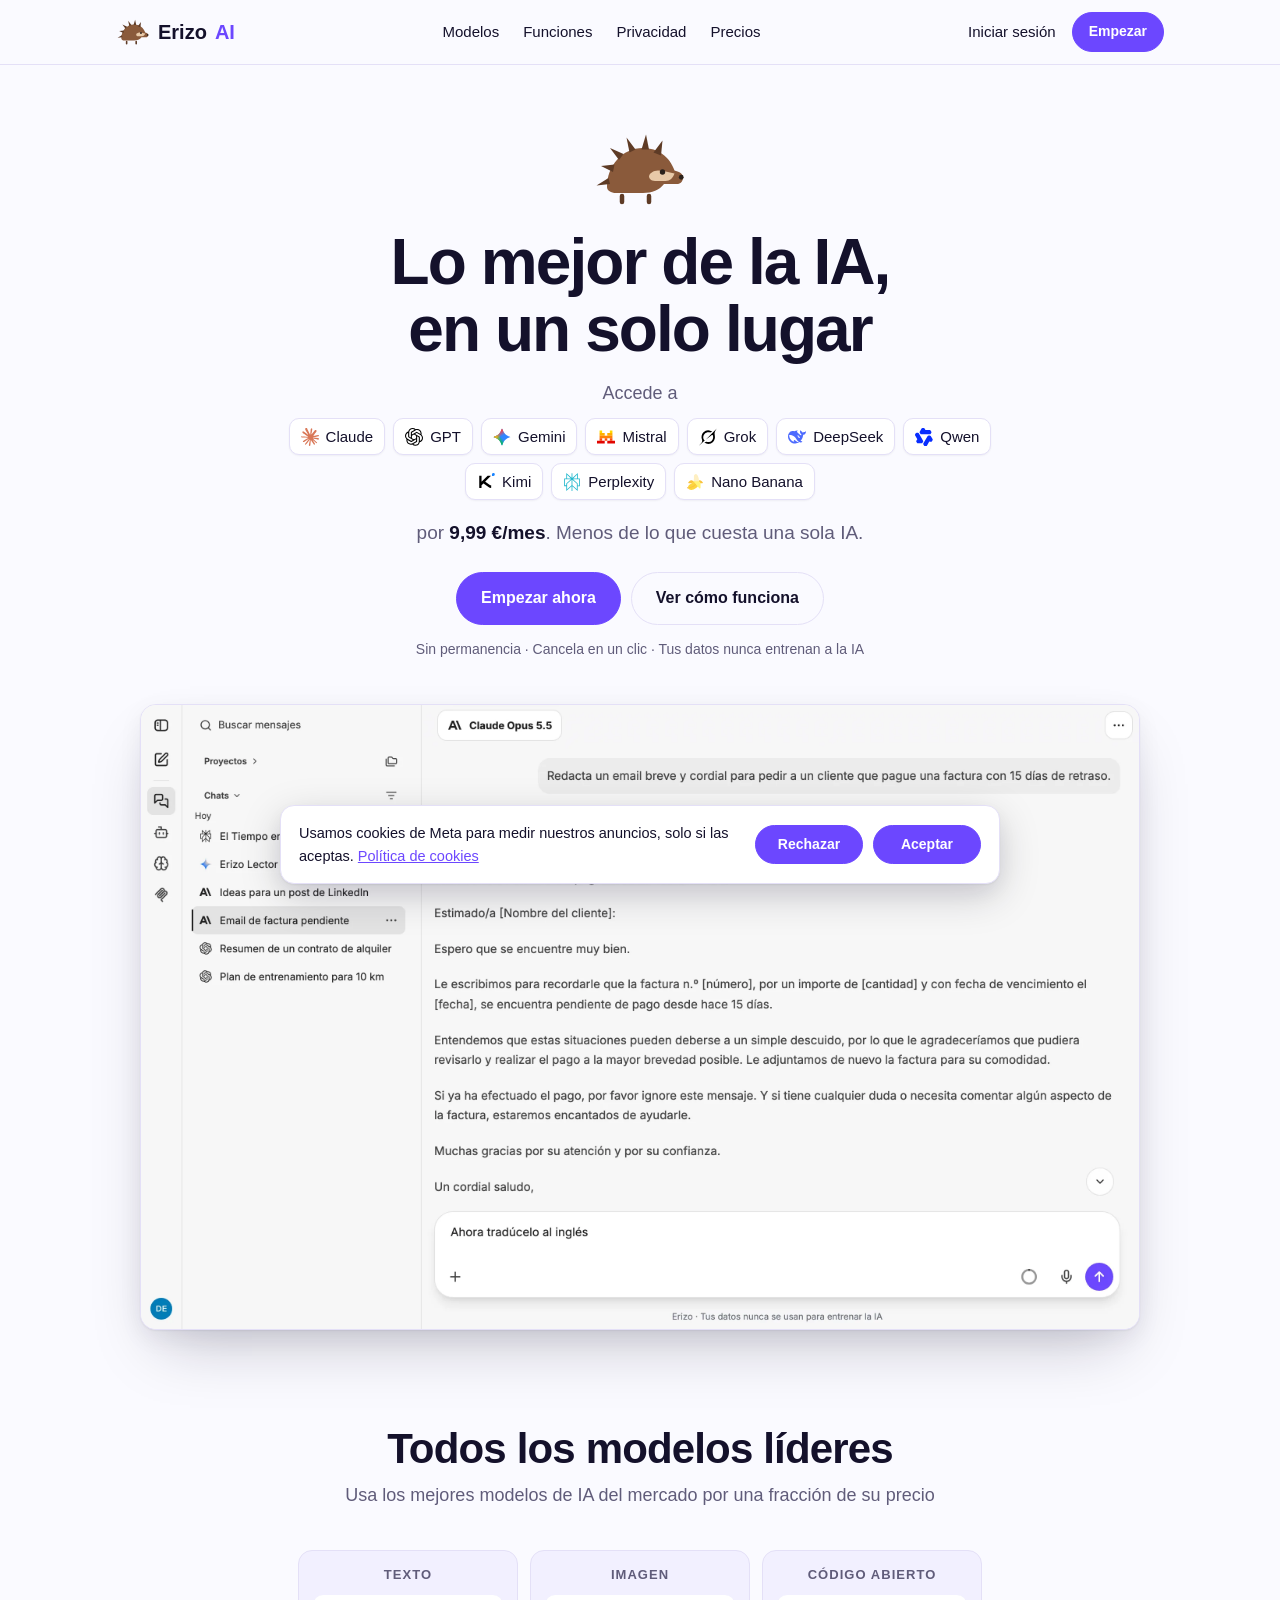
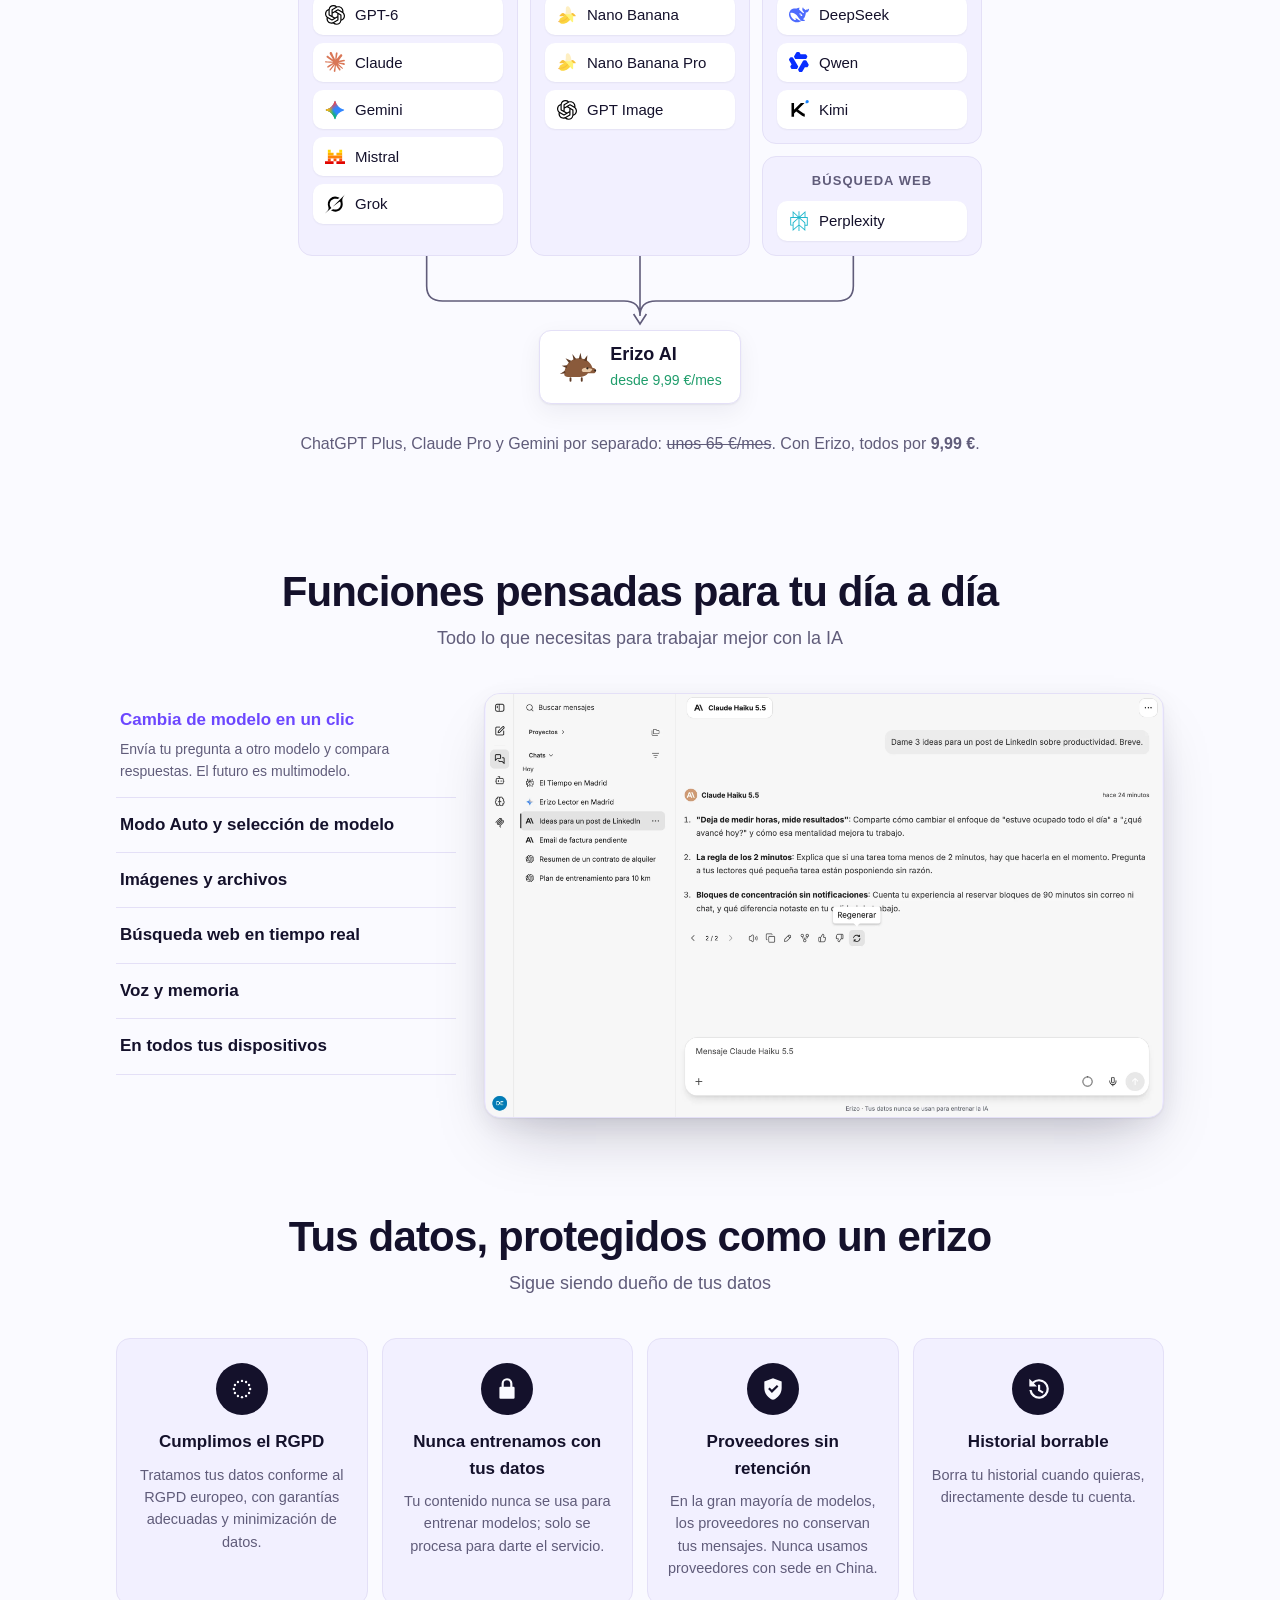
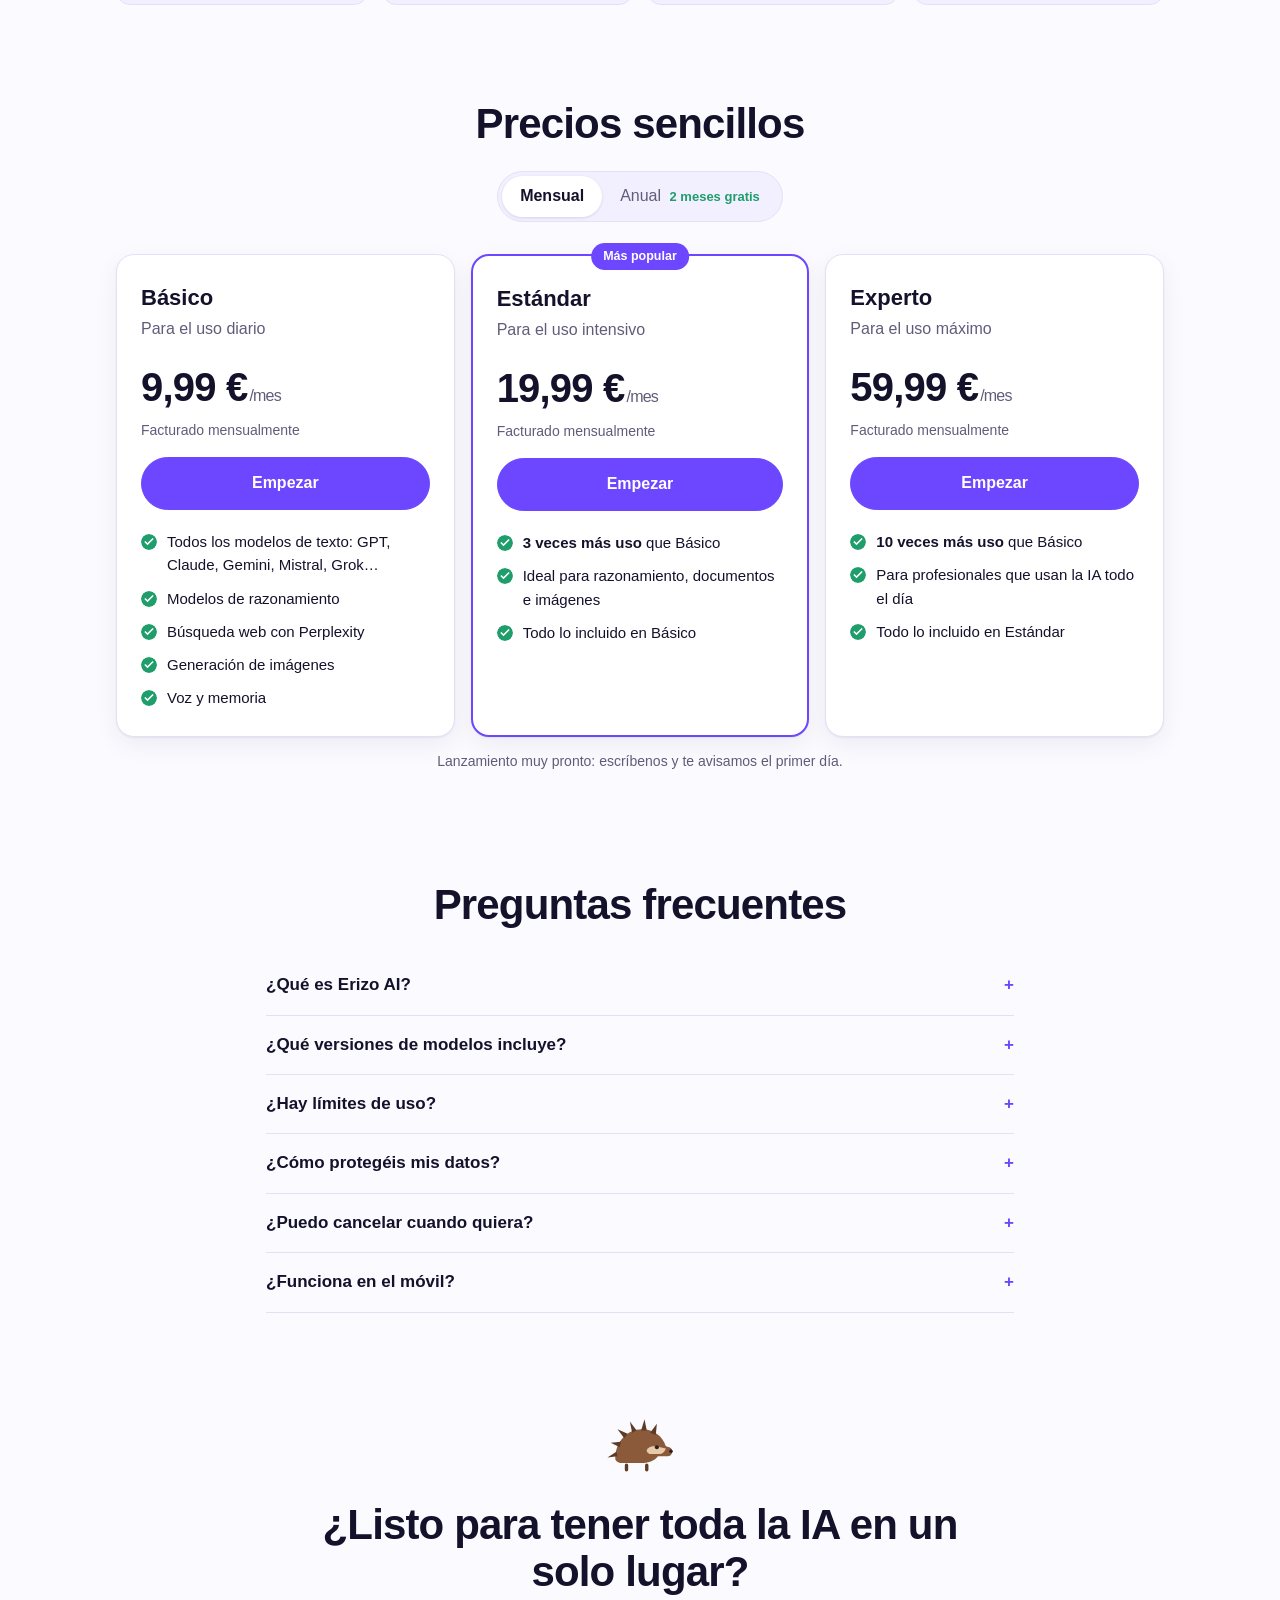
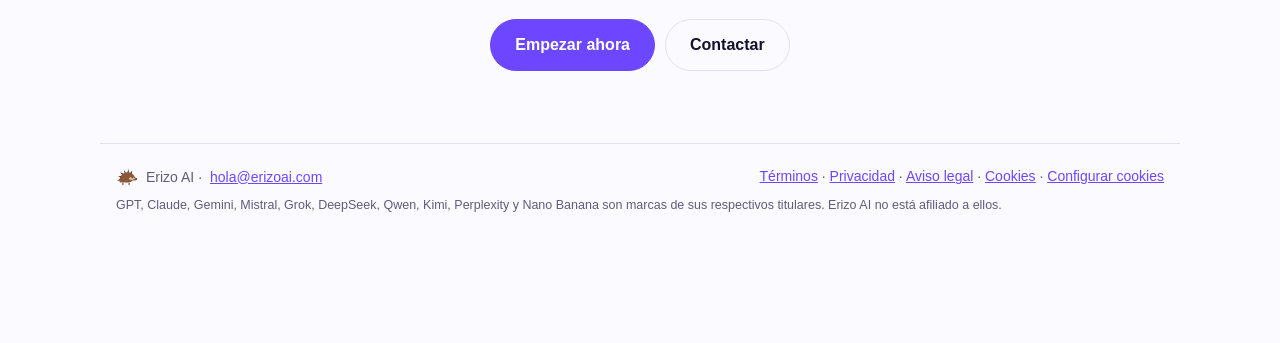
<file: index.html>
<!doctype html>
<html lang="es">
<head>
  <meta charset="utf-8">
  <meta name="viewport" content="width=device-width, initial-scale=1">
  <title>Erizo AI — Lo mejor de la IA en un solo lugar</title>
  <meta name="facebook-domain-verification" content="3atfbgtk7aln1uwduvwpjn8ye3eq28">
  <meta name="description" content="GPT, Claude, Gemini, Mistral, Grok, DeepSeek, Perplexity y Nano Banana en una sola suscripción desde 9,99 €/mes. Tus datos nunca se usan para entrenar la IA.">
  <meta property="og:title" content="Erizo AI — Lo mejor de la IA en un solo lugar">
  <meta property="og:description" content="Todos los mejores modelos de IA en una sola suscripción, desde 9,99 €/mes.">
  <meta property="og:image" content="https://erizoai.com/img/hero-chat.png">
  <link rel="icon" href="erizo.svg" type="image/svg+xml">
  <link rel="stylesheet" href="style.css?v=7">
</head>
<body>
  <header class="topbar">
    <nav class="wrap nav">
      <a class="brand" href="/"><img src="erizo.svg" alt="" width="34" height="34"><span>Erizo</span><em>AI</em></a>
      <div class="links">
        <a href="#modelos">Modelos</a>
        <a href="#funciones">Funciones</a>
        <a href="#privacidad">Privacidad</a>
        <a href="#precios">Precios</a>
      </div>
      <div class="nav-actions">
        <a class="login" id="login-link" href="https://app.erizoai.com/login">Iniciar sesión</a>
        <a class="btn btn-sm" href="#precios">Empezar</a>
      </div>
    </nav>
  </header>

  <main>
    <!-- HERO -->
    <section class="hero wrap">
      <img class="mascot" src="erizo.svg" alt="Erizo, la mascota de Erizo AI" width="96" height="96">
      <h1>Lo mejor de la IA,<br>en un solo lugar</h1>
      <p class="hero-sub">Accede a</p>
      <ul class="chips" aria-label="Modelos incluidos">
        <li><img src="logos/claude-color.svg" alt="">Claude</li>
        <li><img class="mono" src="logos/openai.svg" alt="">GPT</li>
        <li><img src="logos/gemini-color.svg" alt="">Gemini</li>
        <li><img src="logos/mistral-color.svg" alt="">Mistral</li>
        <li><img class="mono" src="logos/grok.svg" alt="">Grok</li>
        <li><img src="logos/deepseek-color.svg" alt="">DeepSeek</li>
        <li><img src="logos/qwen-color.svg" alt="">Qwen</li>
        <li><img src="logos/kimi-color.svg" alt="">Kimi</li>
        <li><img src="logos/perplexity-color.svg" alt="">Perplexity</li>
        <li><img src="logos/nanobanana-color.svg" alt="">Nano Banana</li>
      </ul>
      <p class="hero-price">por <strong>9,99 €/mes</strong>. Menos de lo que cuesta una sola IA.</p>
      <div class="cta-row">
        <a class="btn" href="#precios">Empezar ahora</a>
        <a class="btn btn-ghost" href="#funciones">Ver cómo funciona</a>
      </div>
      <p class="fine">Sin permanencia · Cancela en un clic · Tus datos nunca entrenan a la IA</p>
      <figure class="shot hero-shot">
        <picture>
          <source srcset="img/hero-chat.webp" type="image/webp">
          <img src="img/hero-chat.png" alt="La aplicación Erizo AI con una conversación con Claude Opus" width="1280" height="800" loading="eager">
        </picture>
      </figure>
    </section>

    <!-- MODELS -->
    <section id="modelos" class="section wrap">
      <h2>Todos los modelos líderes</h2>
      <p class="section-sub">Usa los mejores modelos de IA del mercado por una fracción de su precio</p>
      <div class="model-grid">
        <div class="model-col">
          <h3>Texto</h3>
          <ul>
            <li><img class="mono" src="logos/openai.svg" alt="">GPT-6</li>
            <li><img src="logos/claude-color.svg" alt="">Claude</li>
            <li><img src="logos/gemini-color.svg" alt="">Gemini</li>
            <li><img src="logos/mistral-color.svg" alt="">Mistral</li>
            <li><img class="mono" src="logos/grok.svg" alt="">Grok</li>
          </ul>
        </div>
        <div class="model-col">
          <h3>Imagen</h3>
          <ul>
            <li><img src="logos/nanobanana-color.svg" alt="">Nano Banana</li>
            <li><img src="logos/nanobanana-color.svg" alt="">Nano Banana Pro</li>
            <li><img class="mono" src="logos/openai.svg" alt="">GPT Image</li>
          </ul>
        </div>
        <div class="model-stack">
          <div class="model-col">
            <h3>Código abierto</h3>
            <ul>
              <li><img src="logos/deepseek-color.svg" alt="">DeepSeek</li>
              <li><img src="logos/qwen-color.svg" alt="">Qwen</li>
              <li><img src="logos/kimi-color.svg" alt="">Kimi</li>
            </ul>
          </div>
          <div class="model-col">
            <h3>Búsqueda web</h3>
            <ul>
              <li><img src="logos/perplexity-color.svg" alt="">Perplexity</li>
            </ul>
          </div>
        </div>
      </div>
      <svg class="funnel" viewBox="0 0 600 70" preserveAspectRatio="none" aria-hidden="true">
        <path d="M100 0 V30 Q100 45 115 45 H285 Q300 45 300 60 M300 0 V60 M500 0 V30 Q500 45 485 45 H315 Q300 45 300 60" fill="none" stroke="currentColor" stroke-width="1.5"/>
        <path d="M294 58 L300 68 L306 58" fill="none" stroke="currentColor" stroke-width="1.5"/>
      </svg>
      <div class="erizo-box">
        <img src="erizo.svg" alt="" width="40" height="40">
        <div><strong>Erizo AI</strong><span>desde 9,99 €/mes</span></div>
      </div>
      <p class="compare">ChatGPT Plus, Claude Pro y Gemini por separado: <s>unos 65 €/mes</s>. Con Erizo, todos por <strong>9,99 €</strong>.</p>
    </section>

    <!-- FEATURES -->
    <section id="funciones" class="section wrap">
      <h2>Funciones pensadas para tu día a día</h2>
      <p class="section-sub">Todo lo que necesitas para trabajar mejor con la IA</p>
      <div class="features">
        <div class="feature-list" role="tablist" aria-label="Funciones">
          <button role="tab" aria-selected="true" data-shot="reprompt"><span>Cambia de modelo en un clic</span><small>Envía tu pregunta a otro modelo y compara respuestas. El futuro es multimodelo.</small></button>
          <button role="tab" aria-selected="false" data-shot="models-menu"><span>Modo Auto y selección de modelo</span><small>Deja que Auto elija el mejor modelo para cada pregunta, o elige tú por categorías.</small></button>
          <button role="tab" aria-selected="false" data-shot="image-gen"><span>Imágenes y archivos</span><small>Genera imágenes y trabaja con PDF, documentos y fotos.</small></button>
          <button role="tab" aria-selected="false" data-shot="web-search"><span>Búsqueda web en tiempo real</span><small>Respuestas actualizadas con la información de hoy.</small></button>
          <button role="tab" aria-selected="false" data-shot="hero-chat"><span>Voz y memoria</span><small>Dicta tus mensajes y deja que Erizo recuerde lo importante.</small></button>
          <button role="tab" aria-selected="false" data-shot="mobile-chat"><span>En todos tus dispositivos</span><small>Ordenador, tablet o móvil: instálalo como una app.</small></button>
        </div>
        <figure class="shot feature-shot">
          <picture>
            <source id="feature-webp" srcset="img/reprompt.webp" type="image/webp">
            <img id="feature-img" src="img/reprompt.png" alt="Cambiar de modelo en Erizo AI" width="1280" height="800" loading="lazy">
          </picture>
        </figure>
      </div>
    </section>

    <!-- PRIVACY -->
    <section id="privacidad" class="section wrap">
      <h2>Tus datos, protegidos como un erizo</h2>
      <p class="section-sub">Sigue siendo dueño de tus datos</p>
      <div class="privacy-grid">
        <div class="pcard"><div class="picon" aria-hidden="true"><svg viewBox="0 0 24 24"><g fill="currentColor"><circle cx="12" cy="4.5" r="1.1"/><circle cx="15.75" cy="5.5" r="1.1"/><circle cx="18.5" cy="8.25" r="1.1"/><circle cx="19.5" cy="12" r="1.1"/><circle cx="18.5" cy="15.75" r="1.1"/><circle cx="15.75" cy="18.5" r="1.1"/><circle cx="12" cy="19.5" r="1.1"/><circle cx="8.25" cy="18.5" r="1.1"/><circle cx="5.5" cy="15.75" r="1.1"/><circle cx="4.5" cy="12" r="1.1"/><circle cx="5.5" cy="8.25" r="1.1"/><circle cx="8.25" cy="5.5" r="1.1"/></g></svg></div><h3>Cumplimos el RGPD</h3><p>Tratamos tus datos conforme al RGPD europeo, con garantías adecuadas y minimización de datos.</p></div>
        <div class="pcard"><div class="picon" aria-hidden="true"><svg viewBox="0 0 24 24"><path fill="currentColor" d="M7 10V7a5 5 0 0 1 10 0v3h1a1 1 0 0 1 1 1v9a1 1 0 0 1-1 1H6a1 1 0 0 1-1-1v-9a1 1 0 0 1 1-1zm2 0h6V7a3 3 0 0 0-6 0z"/></svg></div><h3>Nunca entrenamos con tus datos</h3><p>Tu contenido nunca se usa para entrenar modelos; solo se procesa para darte el servicio.</p></div>
        <div class="pcard"><div class="picon" aria-hidden="true"><svg viewBox="0 0 24 24"><path fill="currentColor" d="M12 2l8 3v6c0 5-3.4 9.4-8 11-4.6-1.6-8-6-8-11V5zm-1 13.6l6-6-1.4-1.4-4.6 4.6-2.1-2.1L7.5 12z"/></svg></div><h3>Proveedores sin retención</h3><p>En la gran mayoría de modelos, los proveedores no conservan tus mensajes. Nunca usamos proveedores con sede en China.</p></div>
        <div class="pcard"><div class="picon" aria-hidden="true"><svg viewBox="0 0 24 24"><path fill="currentColor" d="M13 3a9 9 0 1 1-8.95 10h2.02A7 7 0 1 0 8.2 6.8L11 9.6H4V2.6l2.8 2.8A8.97 8.97 0 0 1 13 3zm-1 5h2v4.6l3.2 1.9-1 1.7L12 13.7z"/></svg></div><h3>Historial borrable</h3><p>Borra tu historial cuando quieras, directamente desde tu cuenta.</p></div>
      </div>
    </section>

    <!-- PRICING -->
    <section id="precios" class="section wrap">
      <h2>Precios sencillos</h2>
      <div class="billing" role="group" aria-label="Periodo de facturación">
        <button class="active" data-period="monthly">Mensual</button>
        <button data-period="yearly">Anual <span class="save">2 meses gratis</span></button>
      </div>
      <div class="plans">
        <article class="plan">
          <h3>Básico</h3>
          <p class="tagline">Para el uso diario</p>
          <p class="price"><span data-monthly="9,99 €" data-yearly="8,33 €">9,99 €</span><small>/mes</small></p>
          <p class="billed" data-monthly="Facturado mensualmente" data-yearly="99,90 € al año">Facturado mensualmente</p>
          <a class="btn btn-block" data-plan="basico" data-mailto="mailto:hola@erizoai.com?subject=Quiero%20el%20plan%20B%C3%A1sico" href="mailto:hola@erizoai.com?subject=Quiero%20el%20plan%20B%C3%A1sico">Empezar</a>
          <ul class="checks">
            <li>Todos los modelos de texto: GPT, Claude, Gemini, Mistral, Grok…</li>
            <li>Modelos de razonamiento</li>
            <li>Búsqueda web con Perplexity</li>
            <li>Generación de imágenes</li>
            <li>Voz y memoria</li>
          </ul>
        </article>
        <article class="plan featured">
          <p class="badge-pop">Más popular</p>
          <h3>Estándar</h3>
          <p class="tagline">Para el uso intensivo</p>
          <p class="price"><span data-monthly="19,99 €" data-yearly="16,66 €">19,99 €</span><small>/mes</small></p>
          <p class="billed" data-monthly="Facturado mensualmente" data-yearly="199,90 € al año">Facturado mensualmente</p>
          <a class="btn btn-block" data-plan="estandar" data-mailto="mailto:hola@erizoai.com?subject=Quiero%20el%20plan%20Est%C3%A1ndar" href="mailto:hola@erizoai.com?subject=Quiero%20el%20plan%20Est%C3%A1ndar">Empezar</a>
          <ul class="checks">
            <li><strong>3 veces más uso</strong> que Básico</li>
            <li>Ideal para razonamiento, documentos e imágenes</li>
            <li>Todo lo incluido en Básico</li>
          </ul>
        </article>
        <article class="plan">
          <h3>Experto</h3>
          <p class="tagline">Para el uso máximo</p>
          <p class="price"><span data-monthly="59,99 €" data-yearly="49,99 €">59,99 €</span><small>/mes</small></p>
          <p class="billed" data-monthly="Facturado mensualmente" data-yearly="599,90 € al año">Facturado mensualmente</p>
          <a class="btn btn-block" data-plan="experto" data-mailto="mailto:hola@erizoai.com?subject=Quiero%20el%20plan%20Experto" href="mailto:hola@erizoai.com?subject=Quiero%20el%20plan%20Experto">Empezar</a>
          <ul class="checks">
            <li><strong>10 veces más uso</strong> que Básico</li>
            <li>Para profesionales que usan la IA todo el día</li>
            <li>Todo lo incluido en Estándar</li>
          </ul>
        </article>
      </div>
      <p class="fine center" id="launch-note">Lanzamiento muy pronto: escríbenos y te avisamos el primer día.</p>
    </section>

    <!-- FAQ -->
    <section id="faq" class="section wrap faq">
      <h2>Preguntas frecuentes</h2>
      <details><summary>¿Qué es Erizo AI?</summary><p>Una aplicación web en español que te da acceso a los principales modelos de inteligencia artificial —texto, razonamiento, búsqueda web e imágenes— con una sola suscripción.</p></details>
      <details><summary>¿Qué versiones de modelos incluye?</summary><p>Texto: GPT-6 Luna, GPT-6.1 Sol y GPT-6 Astra; Claude Haiku 5.5, Sonnet 5.5, Opus 5.5 y Fable 5.1; Gemini 3.8 Flash y Gemini 4 Argon; Grok 4.7; Mistral Small 4 y Mistral Large 4; DeepSeek V4.1 Flash; Qwen 3.8; Kimi K3. Búsqueda web: Perplexity Sonar y Sonar Pro. Imágenes: Nano Banana 2 Lite, Nano Banana Pro y GPT Image 2. Añadimos los nuevos modelos en cuanto salen.</p></details>
      <details><summary>¿Hay límites de uso?</summary><p>Cada plan incluye una cuota de uso que se renueva cada 3 horas. Si la alcanzas, seguimos con un modelo más rápido para que no te quedes sin respuesta.</p></details>
      <details><summary>¿Cómo protegéis mis datos?</summary><p>Tus datos nunca se usan para entrenar la IA. Para casi todos los modelos usamos proveedores que no conservan tus mensajes, nunca proveedores con sede en China, y cumplimos el RGPD.</p></details>
      <details><summary>¿Puedo cancelar cuando quiera?</summary><p>Sí, sin permanencia y en un clic desde tu cuenta.</p></details>
      <details><summary>¿Funciona en el móvil?</summary><p>Sí. Erizo funciona en cualquier navegador y puedes instalarlo como una app en tu móvil u ordenador.</p></details>
    </section>

    <!-- FINAL CTA -->
    <section class="final wrap">
      <img src="erizo.svg" alt="" width="72" height="72">
      <h2>¿Listo para tener toda la IA en un solo lugar?</h2>
      <div class="cta-row">
        <a class="btn" href="#precios">Empezar ahora</a>
        <a class="btn btn-ghost" href="mailto:hola@erizoai.com">Contactar</a>
      </div>
    </section>
  </main>

  <footer class="wrap foot">
    <p class="foot-brand"><img src="erizo.svg" alt="" width="22" height="22"> Erizo AI · <a href="mailto:hola@erizoai.com">hola@erizoai.com</a></p>
    <p><a href="terminos.html">Términos</a> · <a href="privacidad.html">Privacidad</a> · <a href="aviso-legal.html">Aviso legal</a> · <a href="cookies.html">Cookies</a> · <a href="#" data-cookie-settings>Configurar cookies</a></p>
    <p class="marks">GPT, Claude, Gemini, Mistral, Grok, DeepSeek, Qwen, Kimi, Perplexity y Nano Banana son marcas de sus respectivos titulares. Erizo AI no está afiliado a ellos.</p>
  </footer>

  <script src="consent.js" defer></script>
  <script>
    (() => {
      const tabs = document.querySelectorAll('.feature-list [role="tab"]');
      const img = document.getElementById('feature-img');
      const webp = document.getElementById('feature-webp');
      // Screenshots load ahead of the click: all of them once the section comes near, so a tab
      // switch shows its image at once instead of waiting for the download.
      const loaded = {};
      const load = (name) =>
        (loaded[name] ??= Object.assign(new Image(), { src: `img/${name}.webp` }).decode().catch(() => {}));
      new IntersectionObserver((entries, observer) => {
        if (entries.some((e) => e.isIntersecting)) {
          tabs.forEach((t) => load(t.dataset.shot));
          observer.disconnect();
        }
      }, { rootMargin: '800px' }).observe(document.getElementById('funciones'));
      tabs.forEach((tab) => {
        tab.addEventListener('pointerenter', () => load(tab.dataset.shot));
        tab.addEventListener('click', () => {
          tabs.forEach((t) => t.setAttribute('aria-selected', String(t === tab)));
          const name = tab.dataset.shot;
          load(name).then(() => {
            if (tab.getAttribute('aria-selected') !== 'true') return; // another tab was clicked meanwhile
            webp.srcset = `img/${name}.webp`;
            img.src = `img/${name}.png`;
            img.alt = tab.querySelector('span').textContent;
          });
        });
      });
      // "Empezar" opens the app's sign-up with the chosen plan once the app is live (Phase 5);
      // until then the buttons keep writing to us. Flip APP_OPEN at launch (owner step O9).
      // Test phase: a private `?acceso=<key>` link opens them and hands the key to the app's gate.
      const ERIZO_APP_URL = 'https://app.erizoai.com';
      const ACCESS = new URLSearchParams(location.search).get('acceso');
      const APP_OPEN = false || Boolean(ACCESS);
      // Campaign labels travel in the sign-up link (nothing is stored); a bare fbclid means Meta.
      const pageParams = new URLSearchParams(location.search);
      const campaign = ['utm_source', 'utm_medium', 'utm_campaign', 'utm_content']
        .filter((k) => pageParams.get(k))
        .map((k) => [k, pageParams.get(k)]);
      if (!pageParams.get('utm_source') && pageParams.has('fbclid')) campaign.unshift(['utm_source', 'meta']);
      const campaignQuery = campaign.map(([k, v]) => `&${k}=${encodeURIComponent(v)}`).join('');
      const startLinks = document.querySelectorAll('a[data-plan]');
      const setStartLinks = (period) => startLinks.forEach((a) => {
        a.href = APP_OPEN
          ? `${ERIZO_APP_URL}/register?plan=${a.dataset.plan}&periodo=${period === 'yearly' ? 'anual' : 'mensual'}${ACCESS ? `&acceso=${encodeURIComponent(ACCESS)}` : ''}${campaignQuery}`
          : a.dataset.mailto;
      });
      startLinks.forEach((a) => a.addEventListener('click', () => window.erizoTrack?.('Lead')));
      // Returning customers sign in on the app (the private test link carries the access key).
      if (ACCESS) {
        document.getElementById('login-link').href = `${ERIZO_APP_URL}/login?acceso=${encodeURIComponent(ACCESS)}`;
      }
      setStartLinks('monthly');
      if (APP_OPEN) {
        document.getElementById('launch-note').hidden = true;
      }
      const buttons = document.querySelectorAll('.billing button');
      buttons.forEach((btn) => btn.addEventListener('click', () => {
        buttons.forEach((b) => b.classList.toggle('active', b === btn));
        const period = btn.dataset.period;
        document.querySelectorAll('[data-monthly]').forEach((el) => { el.textContent = el.dataset[period]; });
        setStartLinks(period);
      }));
    })();
  </script>
</body>
</html>
</file>
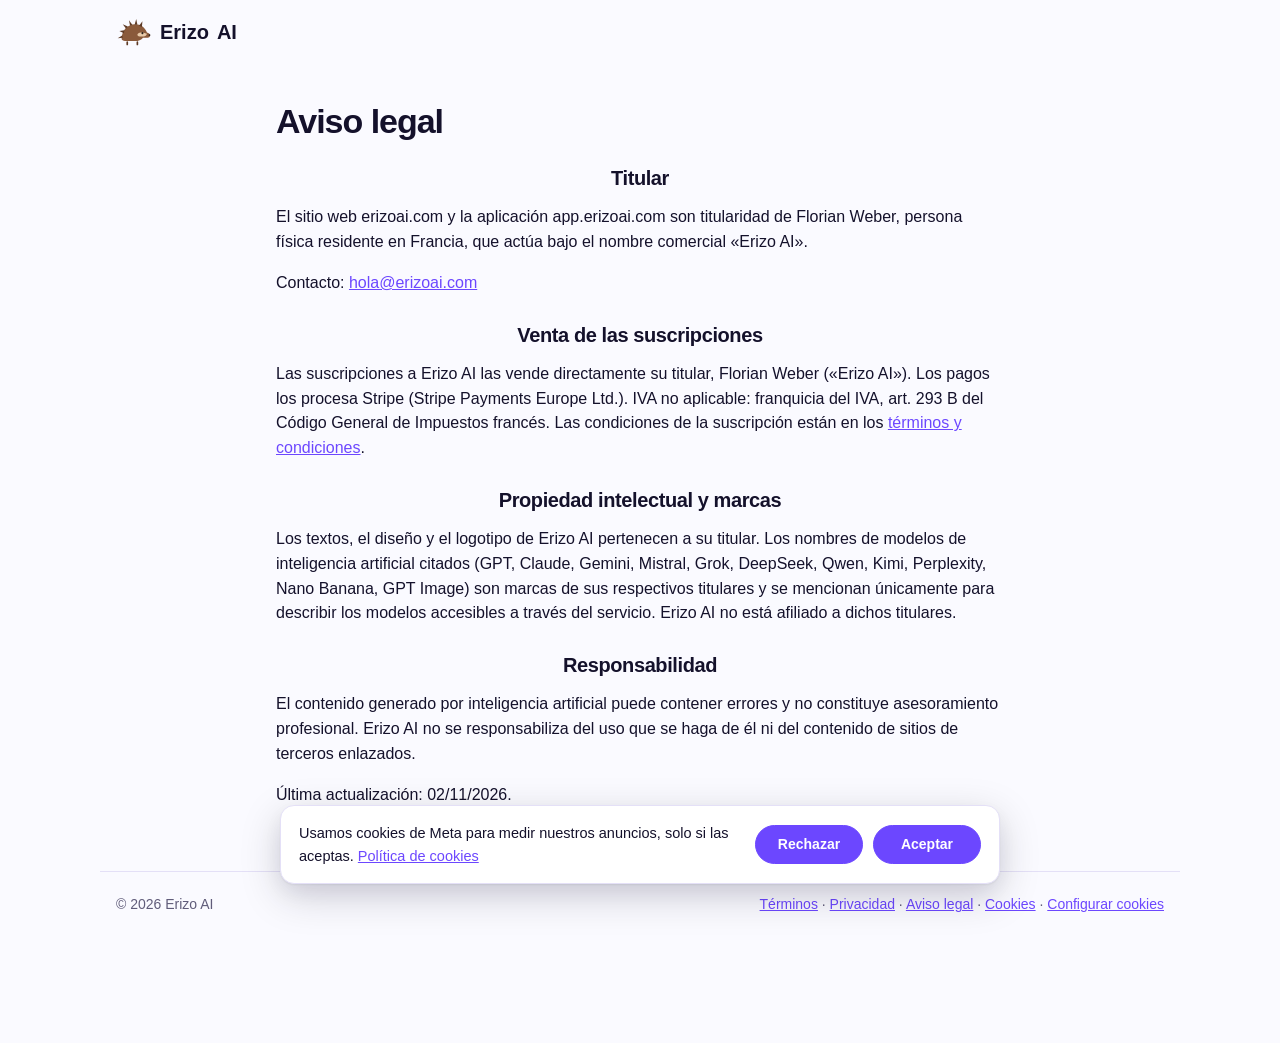
<file: aviso-legal.html>
<!doctype html>
<html lang="es">
<head>
  <meta charset="utf-8">
  <meta name="viewport" content="width=device-width, initial-scale=1">
  <title>Aviso legal — Erizo AI</title>
  <link rel="icon" href="erizo.svg" type="image/svg+xml">
  <link rel="stylesheet" href="style.css?v=6">
</head>
<body>
  <header class="wrap nav"><a class="brand" href="/"><img src="erizo.svg" alt="" width="36" height="36"> Erizo<span>AI</span></a></header>
  <main class="wrap legal">
    <h1>Aviso legal</h1>
    <h2>Titular</h2>
    <p>El sitio web erizoai.com y la aplicación app.erizoai.com son titularidad de Florian Weber, persona física residente en Francia, que actúa bajo el nombre comercial «Erizo AI».</p>
    <p>Contacto: <a href="mailto:hola@erizoai.com">hola@erizoai.com</a></p>
    <h2>Venta de las suscripciones</h2>
    <p>Las suscripciones a Erizo AI las vende directamente su titular, Florian Weber («Erizo AI»). Los pagos los procesa Stripe (Stripe Payments Europe Ltd.). IVA no aplicable: franquicia del IVA, art. 293 B del Código General de Impuestos francés. Las condiciones de la suscripción están en los <a href="terminos.html">términos y condiciones</a>.</p>
    <h2>Propiedad intelectual y marcas</h2>
    <p>Los textos, el diseño y el logotipo de Erizo AI pertenecen a su titular. Los nombres de modelos de inteligencia artificial citados (GPT, Claude, Gemini, Mistral, Grok, DeepSeek, Qwen, Kimi, Perplexity, Nano Banana, GPT Image) son marcas de sus respectivos titulares y se mencionan únicamente para describir los modelos accesibles a través del servicio. Erizo AI no está afiliado a dichos titulares.</p>
    <h2>Responsabilidad</h2>
    <p>El contenido generado por inteligencia artificial puede contener errores y no constituye asesoramiento profesional. Erizo AI no se responsabiliza del uso que se haga de él ni del contenido de sitios de terceros enlazados.</p>
    <p>Última actualización: 02/11/2026.</p>
  </main>
  <footer class="wrap foot"><p>© 2026 Erizo AI</p><p><a href="terminos.html">Términos</a> · <a href="privacidad.html">Privacidad</a> · <a href="aviso-legal.html">Aviso legal</a> · <a href="cookies.html">Cookies</a> · <a href="#" data-cookie-settings>Configurar cookies</a></p></footer>
  <script src="consent.js" defer></script>
</body>
</html>
</file>
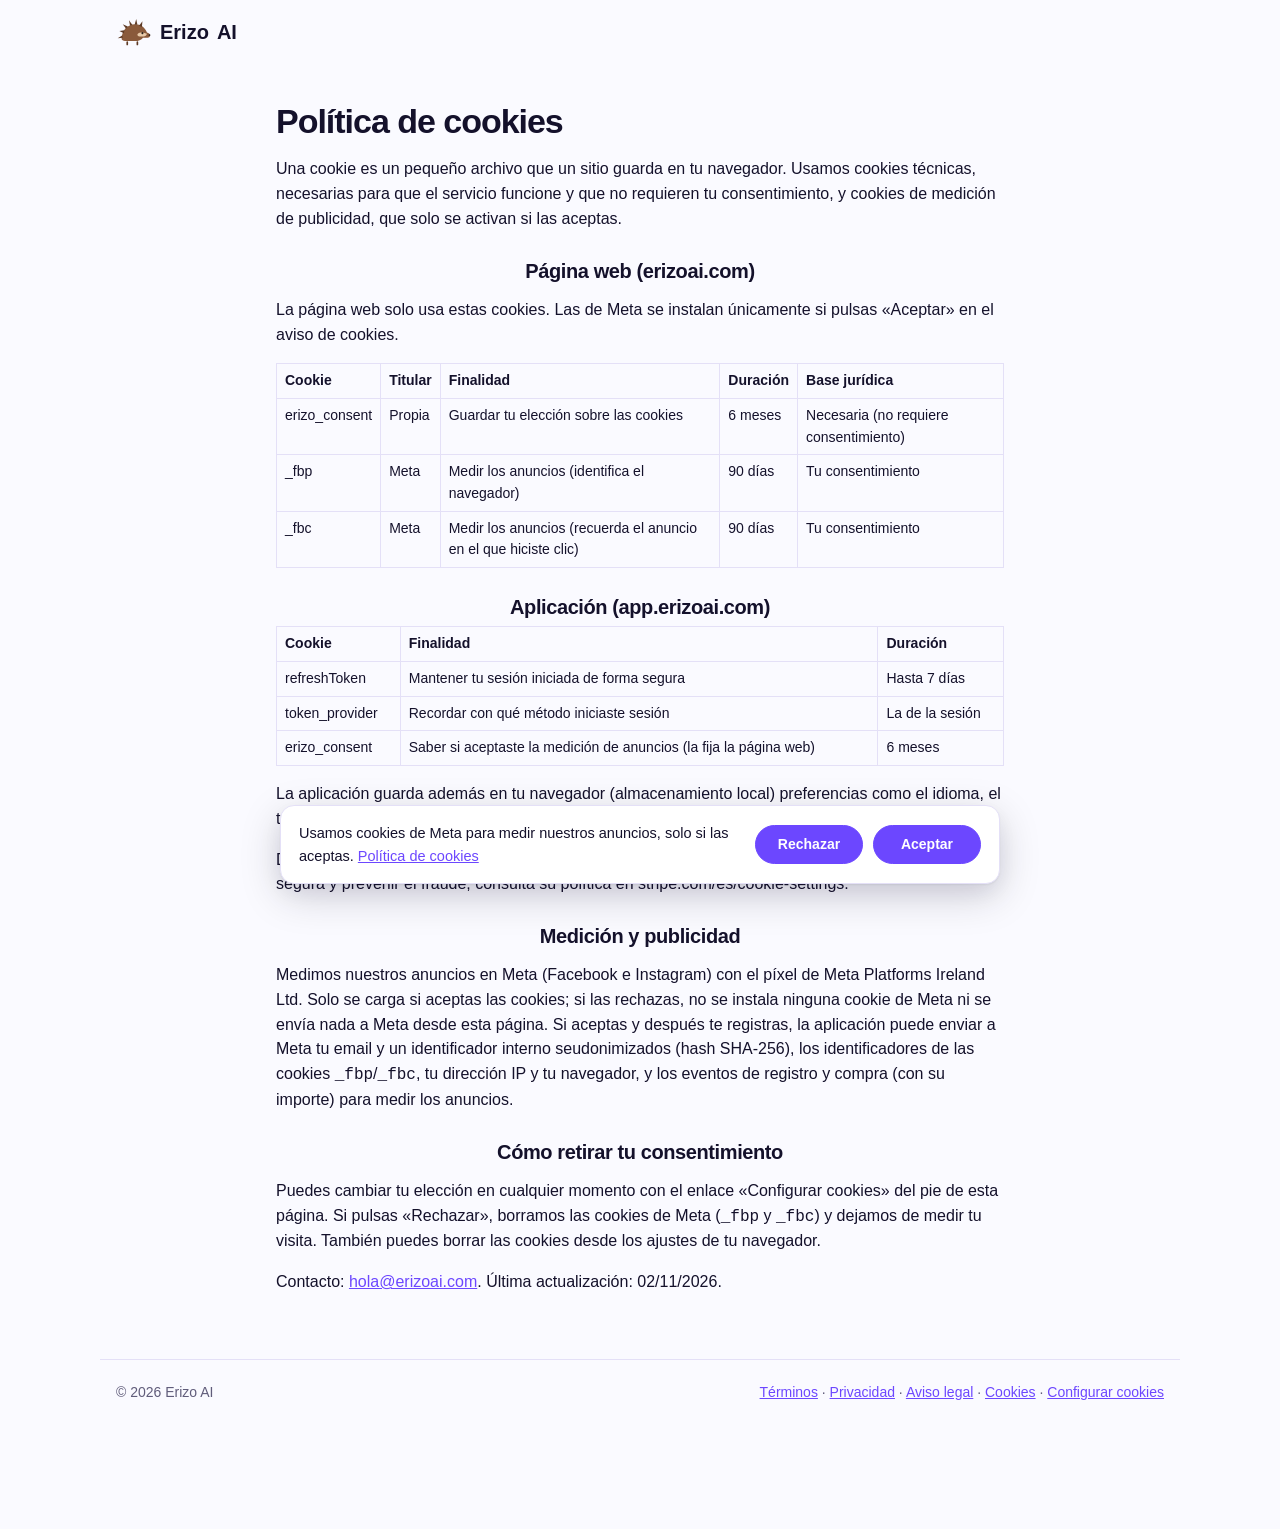
<file: cookies.html>
<!doctype html>
<html lang="es">
<head>
  <meta charset="utf-8">
  <meta name="viewport" content="width=device-width, initial-scale=1">
  <title>Política de cookies — Erizo AI</title>
  <link rel="icon" href="erizo.svg" type="image/svg+xml">
  <link rel="stylesheet" href="style.css?v=6">
</head>
<body>
  <header class="wrap nav"><a class="brand" href="/"><img src="erizo.svg" alt="" width="36" height="36"> Erizo<span>AI</span></a></header>
  <main class="wrap legal">
    <h1>Política de cookies</h1>
    <p>Una cookie es un pequeño archivo que un sitio guarda en tu navegador. Usamos cookies técnicas, necesarias para que el servicio funcione y que no requieren tu consentimiento, y cookies de medición de publicidad, que solo se activan si las aceptas.</p>
    <h2>Página web (erizoai.com)</h2>
    <p>La página web solo usa estas cookies. Las de Meta se instalan únicamente si pulsas «Aceptar» en el aviso de cookies.</p>
    <table>
      <tr><th>Cookie</th><th>Titular</th><th>Finalidad</th><th>Duración</th><th>Base jurídica</th></tr>
      <tr><td>erizo_consent</td><td>Propia</td><td>Guardar tu elección sobre las cookies</td><td>6 meses</td><td>Necesaria (no requiere consentimiento)</td></tr>
      <tr><td>_fbp</td><td>Meta</td><td>Medir los anuncios (identifica el navegador)</td><td>90 días</td><td>Tu consentimiento</td></tr>
      <tr><td>_fbc</td><td>Meta</td><td>Medir los anuncios (recuerda el anuncio en el que hiciste clic)</td><td>90 días</td><td>Tu consentimiento</td></tr>
    </table>
    <h2>Aplicación (app.erizoai.com)</h2>
    <table>
      <tr><th>Cookie</th><th>Finalidad</th><th>Duración</th></tr>
      <tr><td>refreshToken</td><td>Mantener tu sesión iniciada de forma segura</td><td>Hasta 7 días</td></tr>
      <tr><td>token_provider</td><td>Recordar con qué método iniciaste sesión</td><td>La de la sesión</td></tr>
      <tr><td>erizo_consent</td><td>Saber si aceptaste la medición de anuncios (la fija la página web)</td><td>6 meses</td></tr>
    </table>
    <p>La aplicación guarda además en tu navegador (almacenamiento local) preferencias como el idioma, el tema o el plan que elegiste en esta página antes de registrarte.</p>
    <p>Durante el pago, Stripe usa sus propias cookies en sus dominios para procesar el pago de forma segura y prevenir el fraude; consulta su política en stripe.com/es/cookie-settings.</p>
    <h2>Medición y publicidad</h2>
    <p>Medimos nuestros anuncios en Meta (Facebook e Instagram) con el píxel de Meta Platforms Ireland Ltd. Solo se carga si aceptas las cookies; si las rechazas, no se instala ninguna cookie de Meta ni se envía nada a Meta desde esta página. Si aceptas y después te registras, la aplicación puede enviar a Meta tu email y un identificador interno seudonimizados (hash SHA-256), los identificadores de las cookies <code>_fbp</code>/<code>_fbc</code>, tu dirección IP y tu navegador, y los eventos de registro y compra (con su importe) para medir los anuncios.</p>
    <h2>Cómo retirar tu consentimiento</h2>
    <p>Puedes cambiar tu elección en cualquier momento con el enlace «Configurar cookies» del pie de esta página. Si pulsas «Rechazar», borramos las cookies de Meta (<code>_fbp</code> y <code>_fbc</code>) y dejamos de medir tu visita. También puedes borrar las cookies desde los ajustes de tu navegador.</p>
    <p>Contacto: <a href="mailto:hola@erizoai.com">hola@erizoai.com</a>. Última actualización: 02/11/2026.</p>
  </main>
  <footer class="wrap foot"><p>© 2026 Erizo AI</p><p><a href="terminos.html">Términos</a> · <a href="privacidad.html">Privacidad</a> · <a href="aviso-legal.html">Aviso legal</a> · <a href="cookies.html">Cookies</a> · <a href="#" data-cookie-settings>Configurar cookies</a></p></footer>
  <script src="consent.js" defer></script>
</body>
</html>
</file>
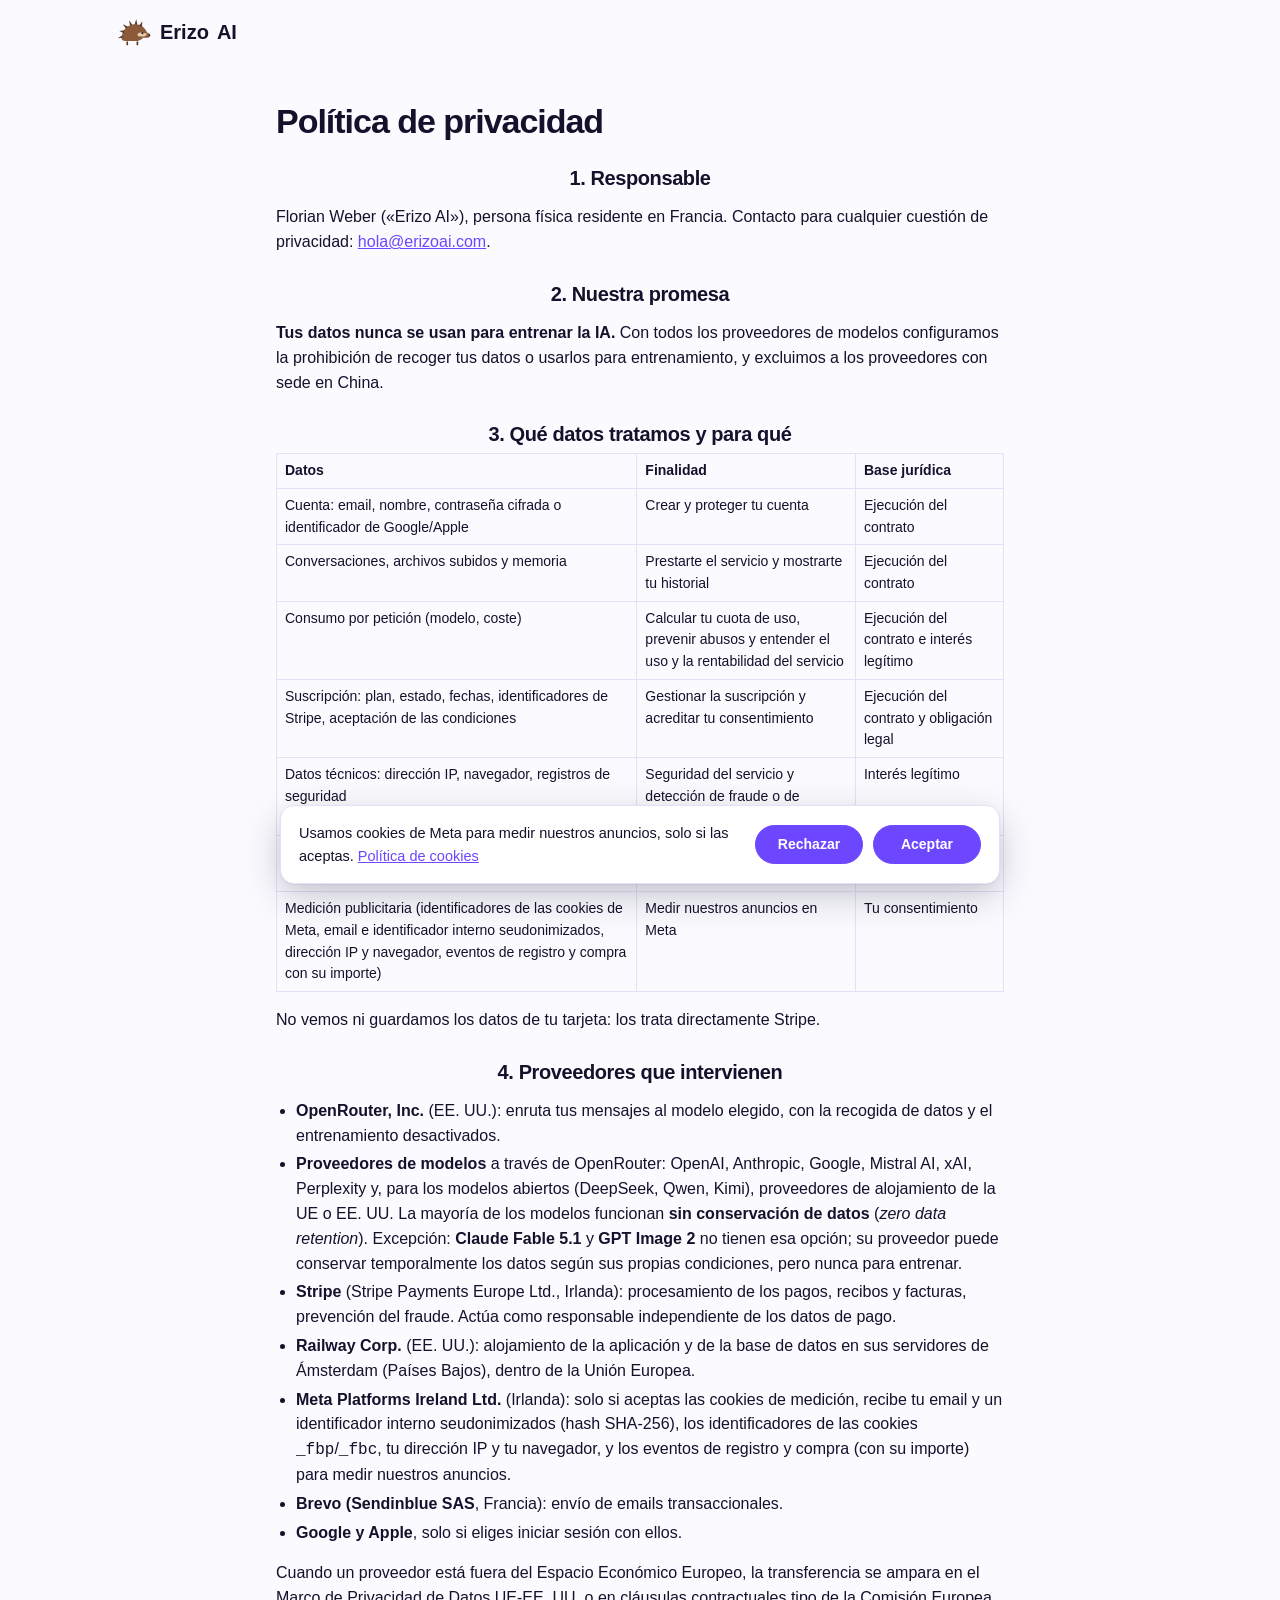
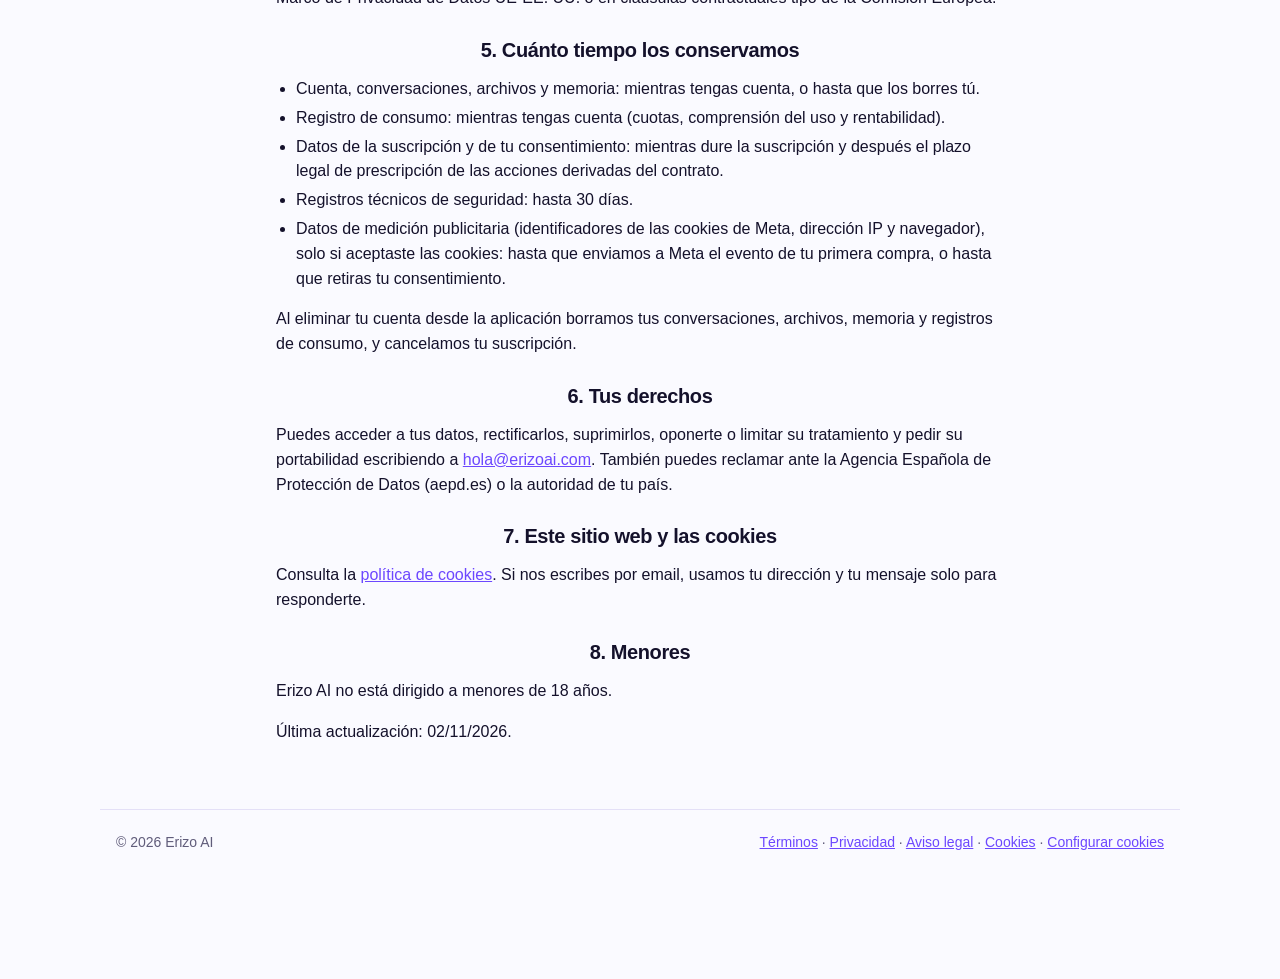
<file: privacidad.html>
<!doctype html>
<html lang="es">
<head>
  <meta charset="utf-8">
  <meta name="viewport" content="width=device-width, initial-scale=1">
  <title>Política de privacidad — Erizo AI</title>
  <link rel="icon" href="erizo.svg" type="image/svg+xml">
  <link rel="stylesheet" href="style.css?v=6">
</head>
<body>
  <header class="wrap nav"><a class="brand" href="/"><img src="erizo.svg" alt="" width="36" height="36"> Erizo<span>AI</span></a></header>
  <main class="wrap legal">
    <h1>Política de privacidad</h1>

    <h2>1. Responsable</h2>
    <p>Florian Weber («Erizo AI»), persona física residente en Francia. Contacto para cualquier cuestión de privacidad: <a href="mailto:hola@erizoai.com">hola@erizoai.com</a>.</p>

    <h2>2. Nuestra promesa</h2>
    <p><strong>Tus datos nunca se usan para entrenar la IA.</strong> Con todos los proveedores de modelos configuramos la prohibición de recoger tus datos o usarlos para entrenamiento, y excluimos a los proveedores con sede en China.</p>

    <h2>3. Qué datos tratamos y para qué</h2>
    <table>
      <tr><th>Datos</th><th>Finalidad</th><th>Base jurídica</th></tr>
      <tr><td>Cuenta: email, nombre, contraseña cifrada o identificador de Google/Apple</td><td>Crear y proteger tu cuenta</td><td>Ejecución del contrato</td></tr>
      <tr><td>Conversaciones, archivos subidos y memoria</td><td>Prestarte el servicio y mostrarte tu historial</td><td>Ejecución del contrato</td></tr>
      <tr><td>Consumo por petición (modelo, coste)</td><td>Calcular tu cuota de uso, prevenir abusos y entender el uso y la rentabilidad del servicio</td><td>Ejecución del contrato e interés legítimo</td></tr>
      <tr><td>Suscripción: plan, estado, fechas, identificadores de Stripe, aceptación de las condiciones</td><td>Gestionar la suscripción y acreditar tu consentimiento</td><td>Ejecución del contrato y obligación legal</td></tr>
      <tr><td>Datos técnicos: dirección IP, navegador, registros de seguridad</td><td>Seguridad del servicio y detección de fraude o de cuentas compartidas</td><td>Interés legítimo</td></tr>
      <tr><td>Origen de la visita (parámetros de campaña de los enlaces)</td><td>Medir qué anuncios atraen clientes</td><td>Interés legítimo</td></tr>
      <tr><td>Medición publicitaria (identificadores de las cookies de Meta, email e identificador interno seudonimizados, dirección IP y navegador, eventos de registro y compra con su importe)</td><td>Medir nuestros anuncios en Meta</td><td>Tu consentimiento</td></tr>
    </table>
    <p>No vemos ni guardamos los datos de tu tarjeta: los trata directamente Stripe.</p>

    <h2>4. Proveedores que intervienen</h2>
    <ul>
      <li><strong>OpenRouter, Inc.</strong> (EE. UU.): enruta tus mensajes al modelo elegido, con la recogida de datos y el entrenamiento desactivados.</li>
      <li><strong>Proveedores de modelos</strong> a través de OpenRouter: OpenAI, Anthropic, Google, Mistral AI, xAI, Perplexity y, para los modelos abiertos (DeepSeek, Qwen, Kimi), proveedores de alojamiento de la UE o EE. UU. La mayoría de los modelos funcionan <strong>sin conservación de datos</strong> (<em>zero data retention</em>). Excepción: <strong>Claude Fable 5.1</strong> y <strong>GPT Image 2</strong> no tienen esa opción; su proveedor puede conservar temporalmente los datos según sus propias condiciones, pero nunca para entrenar.</li>
      <li><strong>Stripe</strong> (Stripe Payments Europe Ltd., Irlanda): procesamiento de los pagos, recibos y facturas, prevención del fraude. Actúa como responsable independiente de los datos de pago.</li>
      <li><strong>Railway Corp.</strong> (EE. UU.): alojamiento de la aplicación y de la base de datos en sus servidores de Ámsterdam (Países Bajos), dentro de la Unión Europea.</li>
      <li><strong>Meta Platforms Ireland Ltd.</strong> (Irlanda): solo si aceptas las cookies de medición, recibe tu email y un identificador interno seudonimizados (hash SHA-256), los identificadores de las cookies <code>_fbp</code>/<code>_fbc</code>, tu dirección IP y tu navegador, y los eventos de registro y compra (con su importe) para medir nuestros anuncios.</li>
      <li><strong>Brevo (Sendinblue SAS</strong>, Francia): envío de emails transaccionales.</li>
      <li><strong>Google y Apple</strong>, solo si eliges iniciar sesión con ellos.</li>
    </ul>
    <p>Cuando un proveedor está fuera del Espacio Económico Europeo, la transferencia se ampara en el Marco de Privacidad de Datos UE-EE. UU. o en cláusulas contractuales tipo de la Comisión Europea.</p>

    <h2>5. Cuánto tiempo los conservamos</h2>
    <ul>
      <li>Cuenta, conversaciones, archivos y memoria: mientras tengas cuenta, o hasta que los borres tú.</li>
      <li>Registro de consumo: mientras tengas cuenta (cuotas, comprensión del uso y rentabilidad).</li>
      <li>Datos de la suscripción y de tu consentimiento: mientras dure la suscripción y después el plazo legal de prescripción de las acciones derivadas del contrato.</li>
      <li>Registros técnicos de seguridad: hasta 30 días.</li>
      <li>Datos de medición publicitaria (identificadores de las cookies de Meta, dirección IP y navegador), solo si aceptaste las cookies: hasta que enviamos a Meta el evento de tu primera compra, o hasta que retiras tu consentimiento.</li>
    </ul>
    <p>Al eliminar tu cuenta desde la aplicación borramos tus conversaciones, archivos, memoria y registros de consumo, y cancelamos tu suscripción.</p>

    <h2>6. Tus derechos</h2>
    <p>Puedes acceder a tus datos, rectificarlos, suprimirlos, oponerte o limitar su tratamiento y pedir su portabilidad escribiendo a <a href="mailto:hola@erizoai.com">hola@erizoai.com</a>. También puedes reclamar ante la Agencia Española de Protección de Datos (aepd.es) o la autoridad de tu país.</p>

    <h2>7. Este sitio web y las cookies</h2>
    <p>Consulta la <a href="cookies.html">política de cookies</a>. Si nos escribes por email, usamos tu dirección y tu mensaje solo para responderte.</p>

    <h2>8. Menores</h2>
    <p>Erizo AI no está dirigido a menores de 18 años.</p>

    <p>Última actualización: 02/11/2026.</p>
  </main>
  <footer class="wrap foot"><p>© 2026 Erizo AI</p><p><a href="terminos.html">Términos</a> · <a href="privacidad.html">Privacidad</a> · <a href="aviso-legal.html">Aviso legal</a> · <a href="cookies.html">Cookies</a> · <a href="#" data-cookie-settings>Configurar cookies</a></p></footer>
  <script src="consent.js" defer></script>
</body>
</html>
</file>
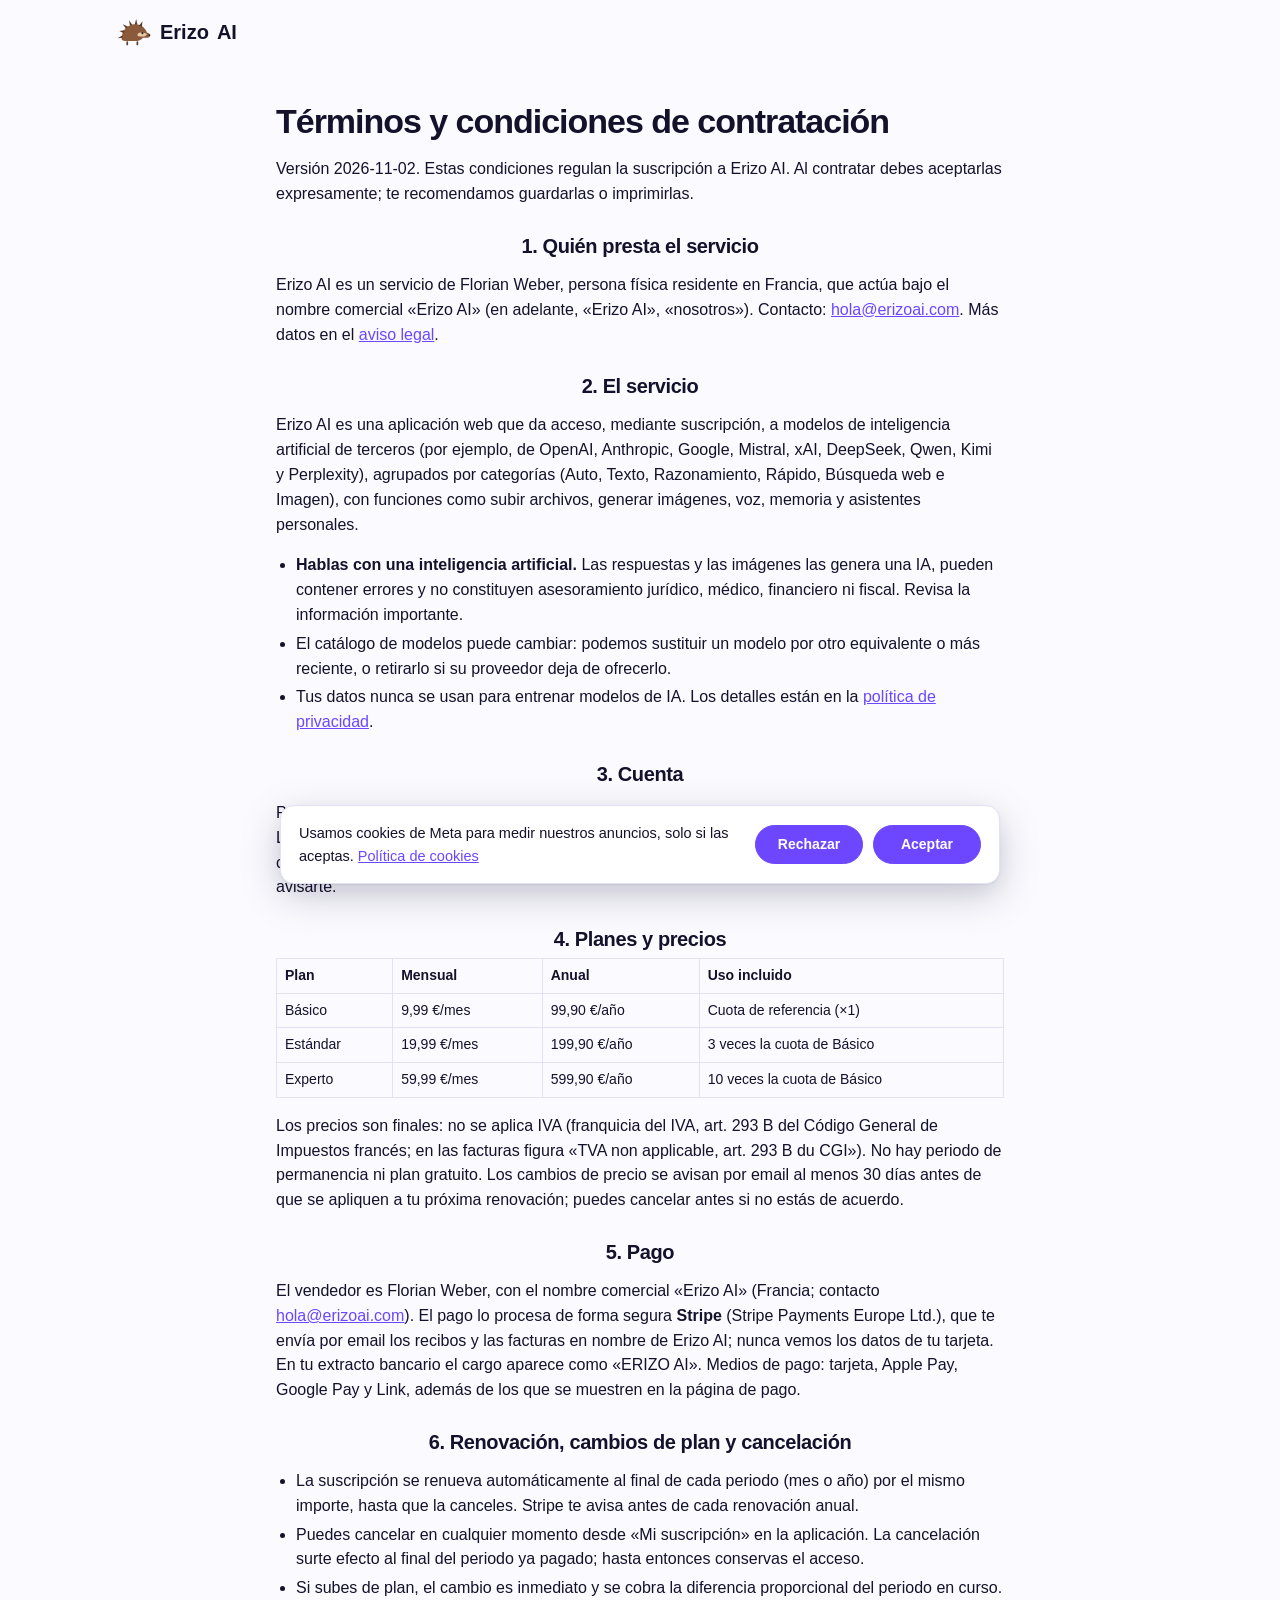
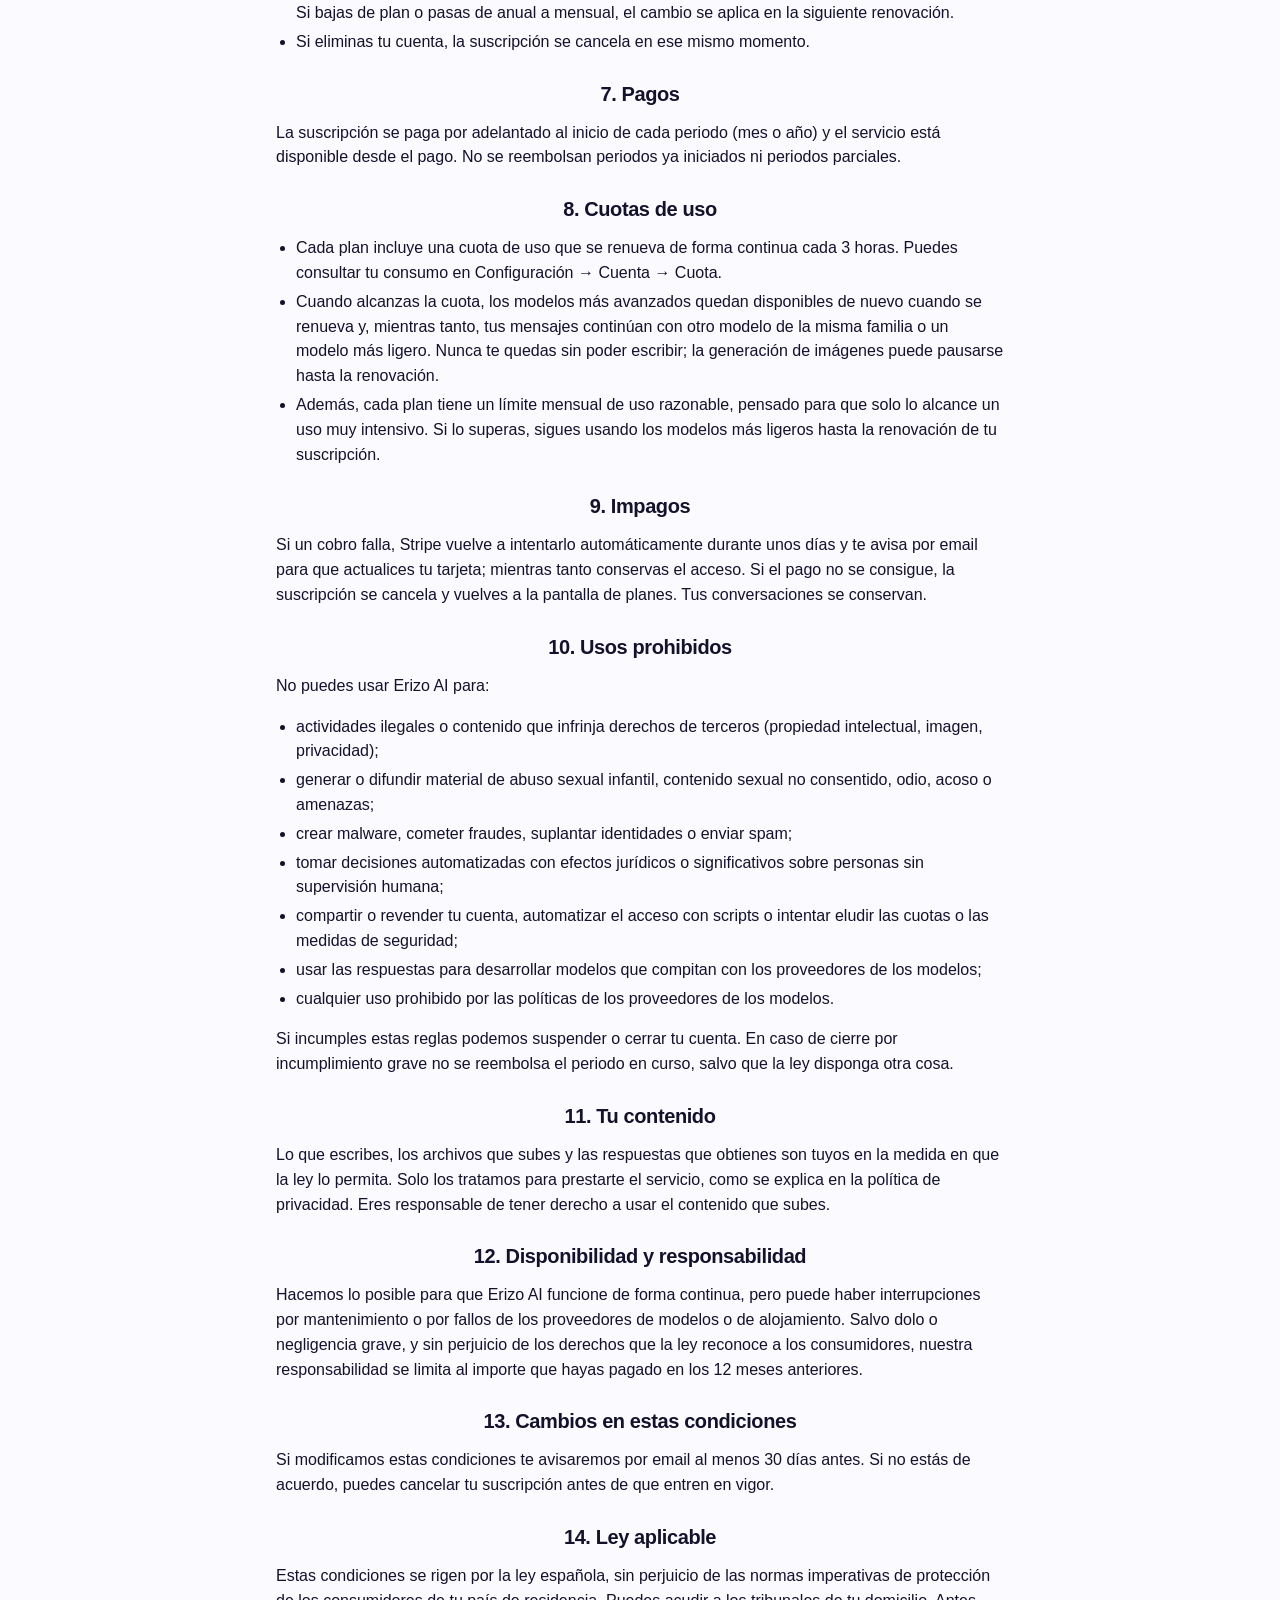
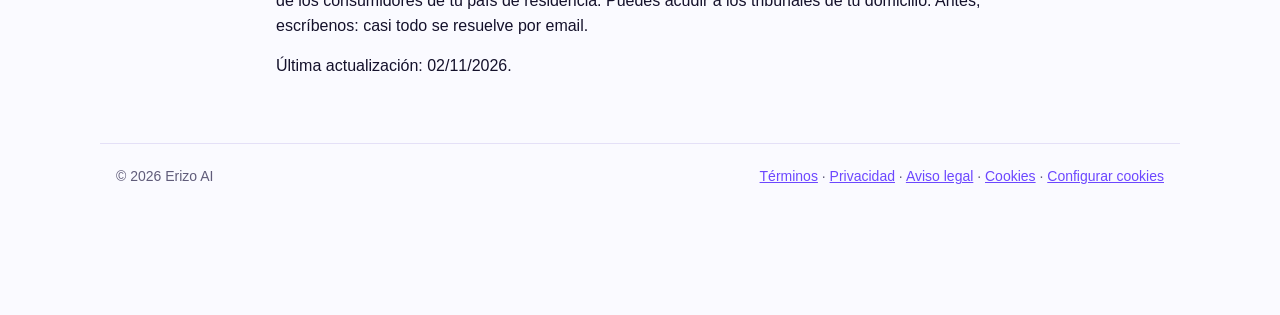
<file: terminos.html>
<!doctype html>
<html lang="es">
<head>
  <meta charset="utf-8">
  <meta name="viewport" content="width=device-width, initial-scale=1">
  <title>Términos y condiciones — Erizo AI</title>
  <link rel="icon" href="erizo.svg" type="image/svg+xml">
  <link rel="stylesheet" href="style.css?v=6">
</head>
<body>
  <header class="wrap nav"><a class="brand" href="/"><img src="erizo.svg" alt="" width="36" height="36"> Erizo<span>AI</span></a></header>
  <main class="wrap legal">
    <h1>Términos y condiciones de contratación</h1>
    <p>Versión 2026-11-02. Estas condiciones regulan la suscripción a Erizo AI. Al contratar debes aceptarlas expresamente; te recomendamos guardarlas o imprimirlas.</p>

    <h2>1. Quién presta el servicio</h2>
    <p>Erizo AI es un servicio de Florian Weber, persona física residente en Francia, que actúa bajo el nombre comercial «Erizo AI» (en adelante, «Erizo AI», «nosotros»). Contacto: <a href="mailto:hola@erizoai.com">hola@erizoai.com</a>. Más datos en el <a href="aviso-legal.html">aviso legal</a>.</p>

    <h2>2. El servicio</h2>
    <p>Erizo AI es una aplicación web que da acceso, mediante suscripción, a modelos de inteligencia artificial de terceros (por ejemplo, de OpenAI, Anthropic, Google, Mistral, xAI, DeepSeek, Qwen, Kimi y Perplexity), agrupados por categorías (Auto, Texto, Razonamiento, Rápido, Búsqueda web e Imagen), con funciones como subir archivos, generar imágenes, voz, memoria y asistentes personales.</p>
    <ul>
      <li><strong>Hablas con una inteligencia artificial.</strong> Las respuestas y las imágenes las genera una IA, pueden contener errores y no constituyen asesoramiento jurídico, médico, financiero ni fiscal. Revisa la información importante.</li>
      <li>El catálogo de modelos puede cambiar: podemos sustituir un modelo por otro equivalente o más reciente, o retirarlo si su proveedor deja de ofrecerlo.</li>
      <li>Tus datos nunca se usan para entrenar modelos de IA. Los detalles están en la <a href="privacidad.html">política de privacidad</a>.</li>
    </ul>

    <h2>3. Cuenta</h2>
    <p>Para usar Erizo AI necesitas una cuenta (correo electrónico, Google o Apple) y ser mayor de 18 años. La cuenta es personal: no puedes compartirla ni revenderla. Eres responsable de mantener segura tu contraseña. Si detectamos un uso compartido o abusivo, podemos limitar o suspender la cuenta tras avisarte.</p>

    <h2>4. Planes y precios</h2>
    <table>
      <tr><th>Plan</th><th>Mensual</th><th>Anual</th><th>Uso incluido</th></tr>
      <tr><td>Básico</td><td>9,99 €/mes</td><td>99,90 €/año</td><td>Cuota de referencia (×1)</td></tr>
      <tr><td>Estándar</td><td>19,99 €/mes</td><td>199,90 €/año</td><td>3 veces la cuota de Básico</td></tr>
      <tr><td>Experto</td><td>59,99 €/mes</td><td>599,90 €/año</td><td>10 veces la cuota de Básico</td></tr>
    </table>
    <p>Los precios son finales: no se aplica IVA (franquicia del IVA, art. 293 B del Código General de Impuestos francés; en las facturas figura «TVA non applicable, art. 293 B du CGI»). No hay periodo de permanencia ni plan gratuito. Los cambios de precio se avisan por email al menos 30 días antes de que se apliquen a tu próxima renovación; puedes cancelar antes si no estás de acuerdo.</p>

    <h2>5. Pago</h2>
    <p>El vendedor es Florian Weber, con el nombre comercial «Erizo AI» (Francia; contacto <a href="mailto:hola@erizoai.com">hola@erizoai.com</a>). El pago lo procesa de forma segura <strong>Stripe</strong> (Stripe Payments Europe Ltd.), que te envía por email los recibos y las facturas en nombre de Erizo AI; nunca vemos los datos de tu tarjeta. En tu extracto bancario el cargo aparece como «ERIZO AI». Medios de pago: tarjeta, Apple Pay, Google Pay y Link, además de los que se muestren en la página de pago.</p>

    <h2>6. Renovación, cambios de plan y cancelación</h2>
    <ul>
      <li>La suscripción se renueva automáticamente al final de cada periodo (mes o año) por el mismo importe, hasta que la canceles. Stripe te avisa antes de cada renovación anual.</li>
      <li>Puedes cancelar en cualquier momento desde «Mi suscripción» en la aplicación. La cancelación surte efecto al final del periodo ya pagado; hasta entonces conservas el acceso.</li>
      <li>Si subes de plan, el cambio es inmediato y se cobra la diferencia proporcional del periodo en curso. Si bajas de plan o pasas de anual a mensual, el cambio se aplica en la siguiente renovación.</li>
      <li>Si eliminas tu cuenta, la suscripción se cancela en ese mismo momento.</li>
    </ul>

    <h2>7. Pagos</h2>
    <p>La suscripción se paga por adelantado al inicio de cada periodo (mes o año) y el servicio está disponible desde el pago. No se reembolsan periodos ya iniciados ni periodos parciales.</p>

    <h2 id="cuotas">8. Cuotas de uso</h2>
    <ul>
      <li>Cada plan incluye una cuota de uso que se renueva de forma continua cada 3 horas. Puedes consultar tu consumo en Configuración → Cuenta → Cuota.</li>
      <li>Cuando alcanzas la cuota, los modelos más avanzados quedan disponibles de nuevo cuando se renueva y, mientras tanto, tus mensajes continúan con otro modelo de la misma familia o un modelo más ligero. Nunca te quedas sin poder escribir; la generación de imágenes puede pausarse hasta la renovación.</li>
      <li>Además, cada plan tiene un límite mensual de uso razonable, pensado para que solo lo alcance un uso muy intensivo. Si lo superas, sigues usando los modelos más ligeros hasta la renovación de tu suscripción.</li>
    </ul>

    <h2>9. Impagos</h2>
    <p>Si un cobro falla, Stripe vuelve a intentarlo automáticamente durante unos días y te avisa por email para que actualices tu tarjeta; mientras tanto conservas el acceso. Si el pago no se consigue, la suscripción se cancela y vuelves a la pantalla de planes. Tus conversaciones se conservan.</p>

    <h2>10. Usos prohibidos</h2>
    <p>No puedes usar Erizo AI para:</p>
    <ul>
      <li>actividades ilegales o contenido que infrinja derechos de terceros (propiedad intelectual, imagen, privacidad);</li>
      <li>generar o difundir material de abuso sexual infantil, contenido sexual no consentido, odio, acoso o amenazas;</li>
      <li>crear malware, cometer fraudes, suplantar identidades o enviar spam;</li>
      <li>tomar decisiones automatizadas con efectos jurídicos o significativos sobre personas sin supervisión humana;</li>
      <li>compartir o revender tu cuenta, automatizar el acceso con scripts o intentar eludir las cuotas o las medidas de seguridad;</li>
      <li>usar las respuestas para desarrollar modelos que compitan con los proveedores de los modelos;</li>
      <li>cualquier uso prohibido por las políticas de los proveedores de los modelos.</li>
    </ul>
    <p>Si incumples estas reglas podemos suspender o cerrar tu cuenta. En caso de cierre por incumplimiento grave no se reembolsa el periodo en curso, salvo que la ley disponga otra cosa.</p>

    <h2>11. Tu contenido</h2>
    <p>Lo que escribes, los archivos que subes y las respuestas que obtienes son tuyos en la medida en que la ley lo permita. Solo los tratamos para prestarte el servicio, como se explica en la política de privacidad. Eres responsable de tener derecho a usar el contenido que subes.</p>

    <h2>12. Disponibilidad y responsabilidad</h2>
    <p>Hacemos lo posible para que Erizo AI funcione de forma continua, pero puede haber interrupciones por mantenimiento o por fallos de los proveedores de modelos o de alojamiento. Salvo dolo o negligencia grave, y sin perjuicio de los derechos que la ley reconoce a los consumidores, nuestra responsabilidad se limita al importe que hayas pagado en los 12 meses anteriores.</p>

    <h2>13. Cambios en estas condiciones</h2>
    <p>Si modificamos estas condiciones te avisaremos por email al menos 30 días antes. Si no estás de acuerdo, puedes cancelar tu suscripción antes de que entren en vigor.</p>

    <h2>14. Ley aplicable</h2>
    <p>Estas condiciones se rigen por la ley española, sin perjuicio de las normas imperativas de protección de los consumidores de tu país de residencia. Puedes acudir a los tribunales de tu domicilio. Antes, escríbenos: casi todo se resuelve por email.</p>

    <p>Última actualización: 02/11/2026.</p>
  </main>
  <footer class="wrap foot"><p>© 2026 Erizo AI</p><p><a href="terminos.html">Términos</a> · <a href="privacidad.html">Privacidad</a> · <a href="aviso-legal.html">Aviso legal</a> · <a href="cookies.html">Cookies</a> · <a href="#" data-cookie-settings>Configurar cookies</a></p></footer>
  <script src="consent.js" defer></script>
</body>
</html>
</file>
<file: style.css>
:root {
  --bg: #fafaff;
  --bg-alt: #f2f0ff;
  --ink: #14112b;
  --heading: #14112b;
  --muted: #605c7a;
  --card: #ffffff;
  --line: #e4e0f7;
  --accent: #6c47ff;
  --accent-hover: #5634e6;
  --accent-ink: #ffffff;
  --green: #1f9d6b;
  --shadow: 0 1px 2px rgba(20, 17, 43, .06), 0 8px 24px rgba(20, 17, 43, .06);
  --radius: 14px;
}
@media (prefers-color-scheme: dark) {
  :root {
    --bg: #0f0d1c;
    --bg-alt: #171428;
    --ink: #ecebf7;
    --heading: #ffffff;
    --muted: #a6a2c2;
    --card: #1a1730;
    --line: #2c2848;
    --accent: #9b84ff;
    --accent-hover: #b3a2ff;
    --accent-ink: #0f0d1c;
    --green: #5fd3a2;
    --shadow: 0 1px 2px rgba(0, 0, 0, .3), 0 8px 24px rgba(0, 0, 0, .25);
  }
  img.mono { filter: invert(1); }
}
* { box-sizing: border-box; }
html { -webkit-text-size-adjust: 100%; scroll-behavior: smooth; }
@media (prefers-reduced-motion: reduce) { html { scroll-behavior: auto; } }
body {
  margin: 0;
  background: var(--bg);
  color: var(--ink);
  font: 16px/1.55 "Inter", -apple-system, BlinkMacSystemFont, "Segoe UI", Roboto, Helvetica, Arial, sans-serif;
}
a { color: var(--accent); }
img { max-width: 100%; }
.wrap { max-width: 1080px; margin: 0 auto; padding: 0 16px; }
.center { text-align: center; }

/* nav */
.topbar { position: sticky; top: 0; z-index: 10; background: color-mix(in srgb, var(--bg) 88%, transparent); backdrop-filter: saturate(1.4) blur(10px); border-bottom: 1px solid var(--line); }
.nav { display: flex; align-items: center; justify-content: space-between; gap: 16px; height: 64px; }
.brand { display: flex; align-items: center; gap: 8px; font-weight: 800; font-size: 20px; color: var(--heading); text-decoration: none; }
.brand em { font-style: normal; color: var(--accent); }
.links { display: flex; gap: 24px; }
.links a { color: var(--ink); text-decoration: none; font-size: 15px; }
.links a:hover { color: var(--accent); }
@media (max-width: 720px) { .links { display: none; } }

/* buttons */
.btn { display: inline-flex; align-items: center; justify-content: center; background: var(--accent); color: var(--accent-ink); text-decoration: none; font-weight: 700; padding: 13px 24px; border-radius: 999px; border: 1px solid var(--accent); transition: background .15s; }
.btn:hover { background: var(--accent-hover); }
.btn-sm { padding: 8px 16px; font-size: 14px; }
.nav-actions { display: flex; align-items: center; gap: 16px; }
.nav-actions .login { color: var(--ink); text-decoration: none; font-size: 15px; font-weight: 500; white-space: nowrap; }
.nav-actions .login:hover { color: var(--accent); }
.btn-ghost { background: transparent; color: var(--ink); border-color: var(--line); }
.btn-ghost:hover { background: var(--card); }
.btn-block { width: 100%; margin: 16px 0 20px; }

/* hero */
.hero { text-align: center; padding-top: 56px; }
.mascot { display: block; margin: 0 auto 12px; }
h1 { font-size: clamp(36px, 7vw, 64px); line-height: 1.04; letter-spacing: -0.03em; margin: 0 0 18px; color: var(--heading); }
.hero-sub { margin: 0 0 10px; color: var(--muted); font-size: 18px; }
.chips { list-style: none; padding: 0; margin: 0 auto; display: flex; flex-wrap: wrap; justify-content: center; gap: 8px; max-width: 720px; }
.chips li { display: inline-flex; align-items: center; gap: 7px; background: var(--card); border: 1px solid var(--line); border-radius: 10px; padding: 6px 11px; font-size: 15px; box-shadow: 0 1px 2px rgba(20, 17, 43, .05); }
.chips img { width: 18px; height: 18px; }
.hero-price { font-size: 19px; color: var(--muted); margin: 18px 0 24px; }
.hero-price strong { color: var(--ink); }
.cta-row { display: flex; flex-wrap: wrap; justify-content: center; gap: 10px; }
.fine { color: var(--muted); font-size: 14px; margin-top: 14px; }
.shot { margin: 0; border-radius: 16px; overflow: hidden; border: 1px solid var(--line); box-shadow: 0 30px 60px -20px rgba(20, 17, 43, .25), var(--shadow); background: var(--card); }
.shot img { display: block; width: 100%; height: auto; }
.hero-shot { margin: 44px auto 0; max-width: 1000px; }

/* sections */
.section { padding-top: 96px; }
h2 { text-align: center; font-size: clamp(28px, 4.5vw, 42px); letter-spacing: -0.02em; line-height: 1.1; margin: 0 0 10px; color: var(--heading); }
.section-sub { text-align: center; color: var(--muted); font-size: 18px; margin: 0 0 40px; }

/* models */
.model-grid { display: grid; grid-template-columns: repeat(3, minmax(0, 220px)); justify-content: center; gap: 12px; }
.model-stack { display: grid; gap: 12px; align-content: start; }
.model-col { background: var(--bg-alt); border: 1px solid var(--line); border-radius: var(--radius); padding: 14px; }
.model-col h3 { margin: 0 0 10px; text-align: center; font-size: 13px; letter-spacing: .08em; text-transform: uppercase; color: var(--muted); }
.model-col ul { list-style: none; padding: 0; margin: 0; display: grid; gap: 8px; }
.model-col li { display: flex; align-items: center; gap: 10px; background: var(--card); border-radius: 10px; padding: 8px 12px; font-size: 15px; box-shadow: 0 1px 2px rgba(20, 17, 43, .06); }
.model-col img { width: 20px; height: 20px; }
.funnel { display: block; width: min(640px, 100%); height: 70px; margin: 0 auto; color: var(--muted); }
.erizo-box { display: flex; align-items: center; gap: 12px; width: max-content; margin: 4px auto 0; background: var(--card); border: 1px solid var(--line); border-radius: 12px; padding: 10px 18px; box-shadow: var(--shadow); }
.erizo-box strong { display: block; font-size: 18px; color: var(--heading); }
.erizo-box span { color: var(--green); font-size: 14px; }
.compare { text-align: center; color: var(--muted); margin-top: 28px; }
.compare s { color: var(--muted); }
@media (max-width: 720px) {
  .model-grid { grid-template-columns: 1fr 1fr; }
  .model-stack { grid-column: 1 / -1; grid-template-columns: 1fr 1fr; }
  .funnel { display: none; }
}

/* features */
.features { display: grid; grid-template-columns: 340px 1fr; gap: 28px; align-items: start; }
.feature-list { display: grid; }
.feature-list button { text-align: left; background: none; border: 0; border-bottom: 1px solid var(--line); padding: 14px 4px; cursor: pointer; color: var(--ink); font: inherit; }
.feature-list button span { display: block; font-size: 17px; font-weight: 600; }
.feature-list button small { display: none; color: var(--muted); font-size: 14px; margin-top: 6px; }
.feature-list button[aria-selected="true"] span { color: var(--accent); }
.feature-list button[aria-selected="true"] small { display: block; }
.feature-list button:focus-visible { outline: 2px solid var(--accent); outline-offset: 2px; }
@media (max-width: 860px) { .features { grid-template-columns: 1fr; } }

/* privacy */
.privacy-grid { display: grid; grid-template-columns: repeat(auto-fit, minmax(220px, 1fr)); gap: 14px; }
.pcard { background: var(--bg-alt); border: 1px solid var(--line); border-radius: var(--radius); padding: 24px 18px; text-align: center; }
.picon { width: 52px; height: 52px; margin: 0 auto 14px; border-radius: 50%; background: var(--heading); color: var(--bg); display: grid; place-items: center; }
.picon svg { width: 26px; height: 26px; }
.pcard h3 { margin: 0 0 8px; font-size: 17px; }
.pcard p { margin: 0; color: var(--muted); font-size: 14.5px; }

/* pricing */
.billing { display: flex; width: max-content; margin: 24px auto 32px; background: var(--bg-alt); border: 1px solid var(--line); border-radius: 999px; padding: 4px; }
.billing button { border: 0; background: none; font: inherit; padding: 8px 18px; border-radius: 999px; cursor: pointer; color: var(--muted); }
.billing button.active { background: var(--card); color: var(--ink); box-shadow: 0 1px 3px rgba(20, 17, 43, .12); font-weight: 600; }
.save { color: var(--green); font-size: 13px; font-weight: 600; margin-left: 4px; }
.plans { display: grid; grid-template-columns: repeat(auto-fit, minmax(260px, 1fr)); gap: 16px; }
.plan { position: relative; background: var(--card); border: 1px solid var(--line); border-radius: 18px; padding: 26px 24px; box-shadow: var(--shadow); }
.plan.featured { border: 2px solid var(--accent); }
.badge-pop { position: absolute; top: -13px; left: 50%; transform: translateX(-50%); margin: 0; background: var(--accent); color: var(--accent-ink); font-size: 12.5px; font-weight: 700; padding: 4px 12px; border-radius: 999px; white-space: nowrap; }
.plan h3 { margin: 0; font-size: 22px; }
.tagline { margin: 2px 0 14px; color: var(--muted); }
.price { margin: 0; font-size: 40px; font-weight: 800; letter-spacing: -0.02em; }
.price small { font-size: 16px; font-weight: 500; color: var(--muted); margin-left: 2px; }
.billed { margin: 2px 0 0; color: var(--muted); font-size: 14px; }
.checks { list-style: none; padding: 0; margin: 0; display: grid; gap: 10px; }
.checks li { position: relative; padding-left: 26px; font-size: 15px; }
.checks li::before { content: ""; position: absolute; left: 0; top: 4px; width: 16px; height: 16px; border-radius: 50%; background: var(--green); -webkit-mask: url("data:image/svg+xml,%3Csvg xmlns='http://www.w3.org/2000/svg' viewBox='0 0 16 16'%3E%3Cpath d='M6.5 11.2 3.3 8l1.1-1.1 2.1 2.1 5.1-5.1 1.1 1.1z'/%3E%3C/svg%3E") center / 16px no-repeat, linear-gradient(#000 0 0); -webkit-mask-composite: xor; mask-composite: exclude; }

/* faq */
.faq { max-width: 780px; }
.faq h2 { margin-bottom: 28px; }
.faq details { border-bottom: 1px solid var(--line); padding: 16px 0; }
.faq summary { cursor: pointer; font-weight: 600; font-size: 17px; list-style: none; display: flex; justify-content: space-between; gap: 12px; }
.faq summary::after { content: "+"; color: var(--accent); font-weight: 700; }
.faq details[open] summary::after { content: "–"; }
.faq summary::-webkit-details-marker { display: none; }
.faq p { color: var(--muted); margin: 10px 0 0; }

/* final + footer */
.final { text-align: center; padding: 96px 16px 72px; }
.final h2 { margin: 14px auto 24px; max-width: 640px; }
.foot { border-top: 1px solid var(--line); padding-top: 22px; padding-bottom: 32px; color: var(--muted); font-size: 14px; display: flex; flex-wrap: wrap; justify-content: space-between; gap: 8px 24px; }
.foot p { margin: 0; }
.foot-brand { display: flex; align-items: center; gap: 8px; }
.marks { flex-basis: 100%; font-size: 12.5px; }

/* legal pages */
.legal { max-width: 760px; padding-top: 40px; padding-bottom: 48px; }
.legal h1 { font-size: 34px; text-align: left; }
.legal h2 { font-size: 20px; margin: 28px 0 8px; }
.legal ul { padding-left: 20px; }
.legal li { margin: 4px 0; }
.legal table { width: 100%; border-collapse: collapse; font-size: 14px; }
.legal th, .legal td { border: 1px solid var(--line, #e5e5ef); padding: 6px 8px; text-align: left; vertical-align: top; }

/* feature screenshots: fixed frame so portrait (mobile) shots don't blow up */
.feature-shot { aspect-ratio: 1280 / 800; background: var(--bg-alt); }
.feature-shot picture { display: block; width: 100%; height: 100%; }
.feature-shot img { width: 100%; height: 100%; object-fit: contain; }

/* cookie banner */
.consent { position: fixed; left: 16px; right: 16px; bottom: 16px; z-index: 50; max-width: 720px; margin: 0 auto; display: flex; flex-wrap: wrap; align-items: center; justify-content: space-between; gap: 12px 20px; background: var(--card); color: var(--ink); border: 1px solid var(--line); border-radius: var(--radius); padding: 16px 18px; box-shadow: var(--shadow), 0 12px 40px rgba(20, 17, 43, .18); }
.consent[hidden] { display: none; }
.consent p { margin: 0; flex: 1 1 280px; font-size: 14.5px; }
.consent-actions { display: flex; gap: 10px; }
.consent-actions .btn { min-width: 108px; cursor: pointer; font: inherit; font-size: 14px; font-weight: 700; }
@media (max-width: 560px) {
  .consent { left: 0; right: 0; bottom: 0; max-width: none; border-radius: var(--radius) var(--radius) 0 0; border-bottom: 0; }
  .consent-actions { width: 100%; }
  .consent-actions .btn { flex: 1; }
}
</file>
